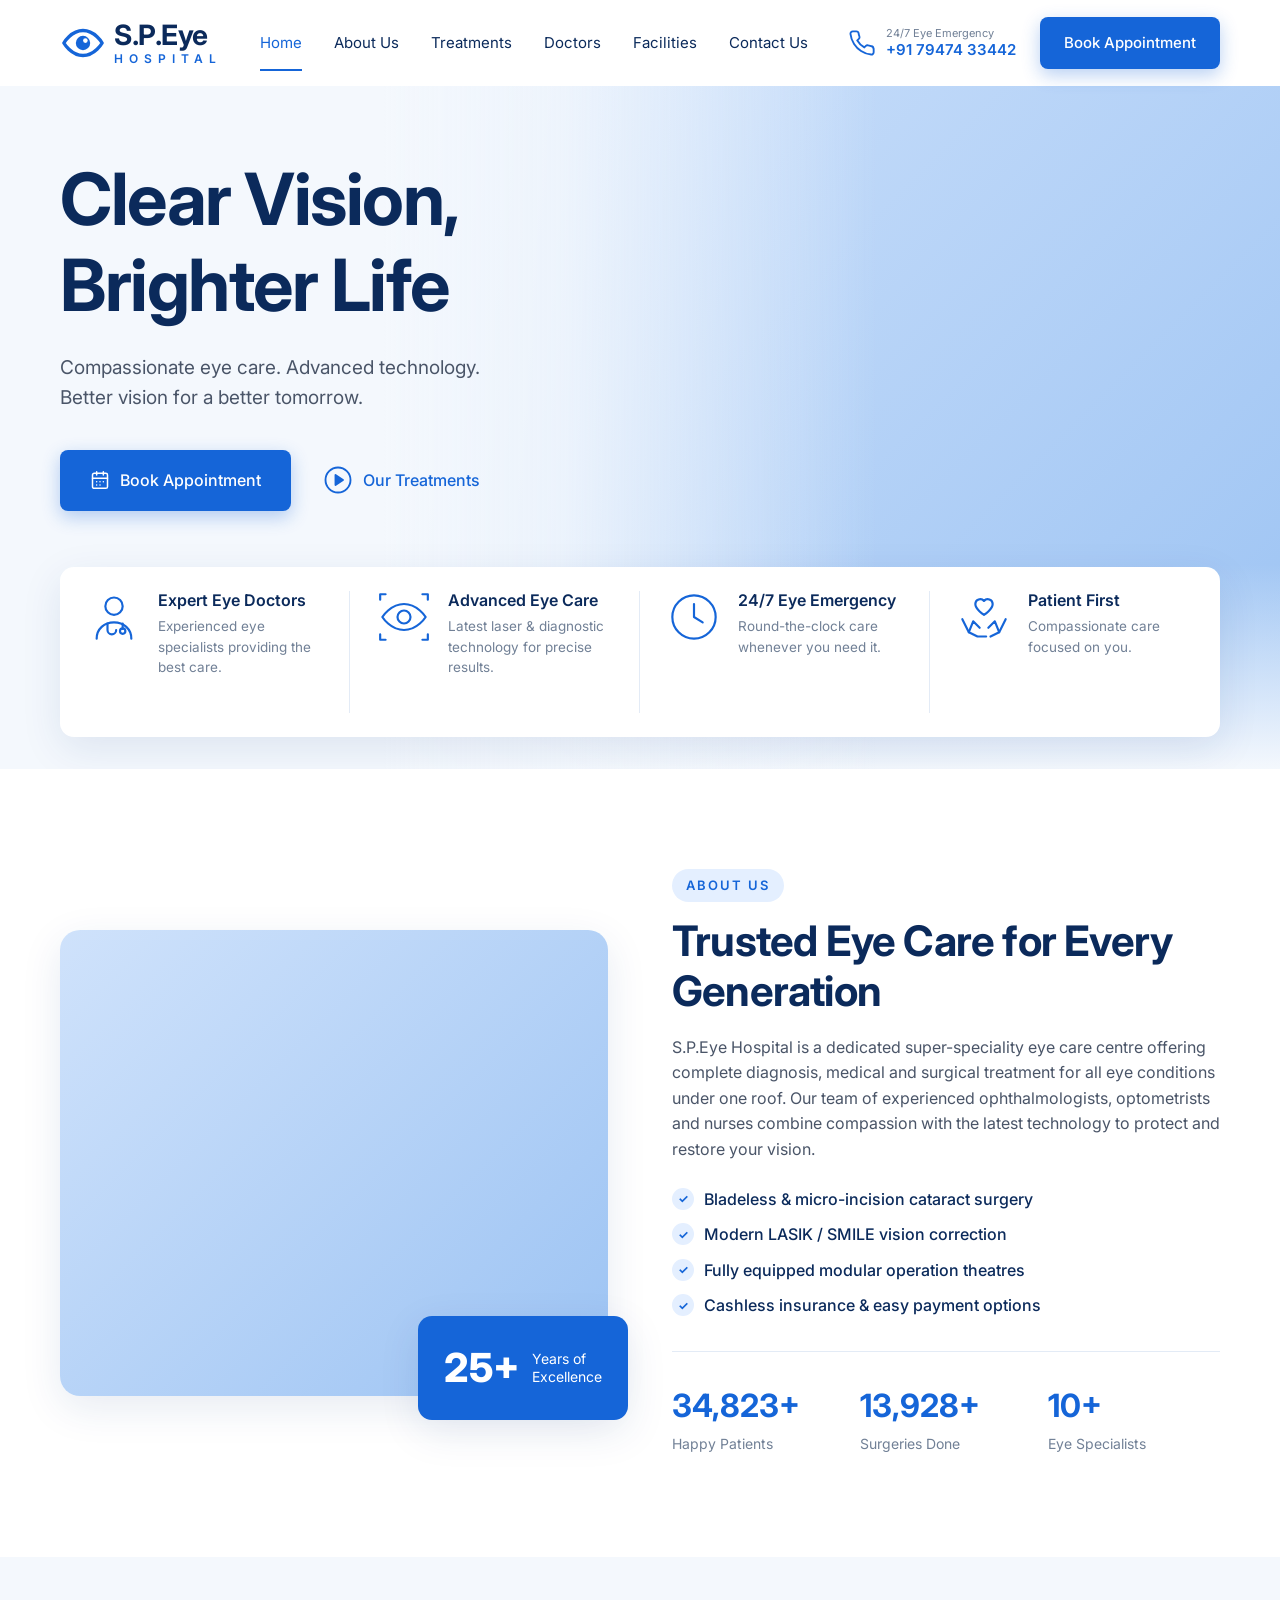
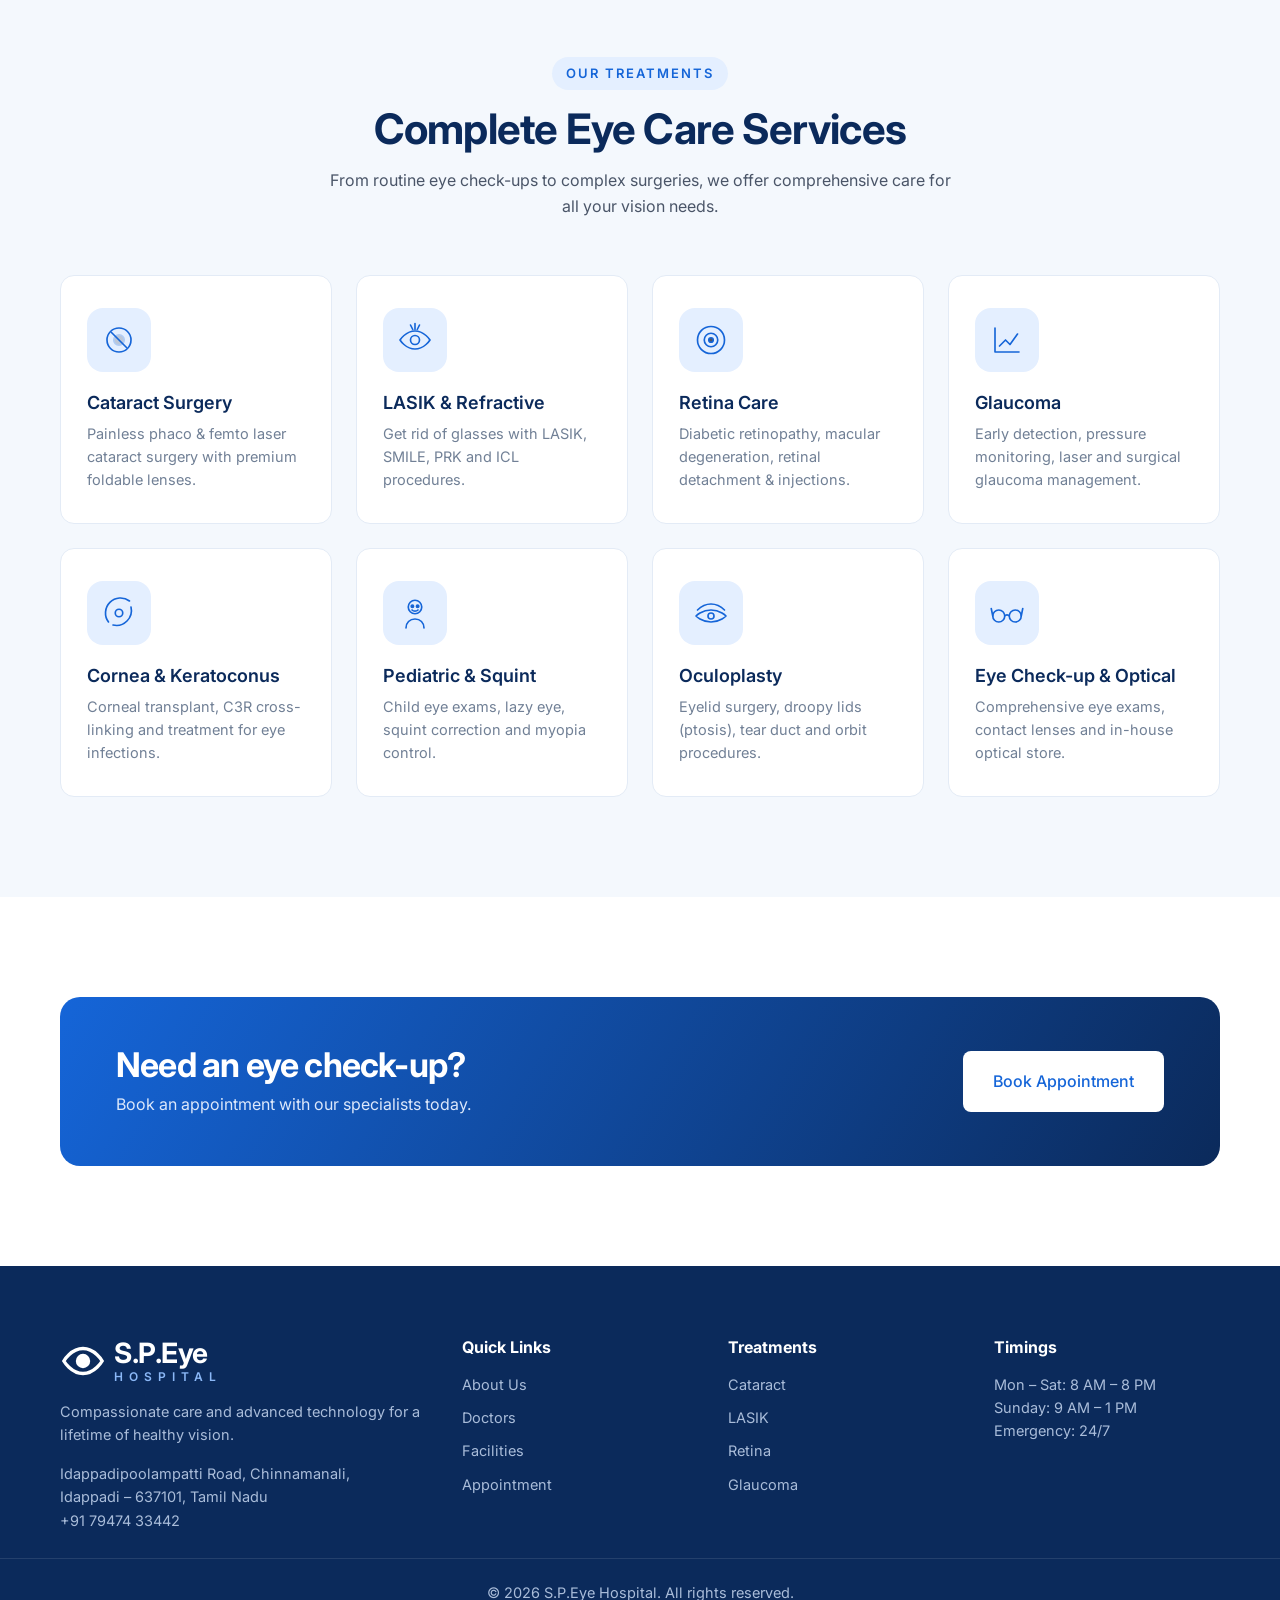
<file: index.html>
<!DOCTYPE html>
<html lang="en">
<head>
  <meta charset="UTF-8">
  <meta name="viewport" content="width=device-width, initial-scale=1.0">
  <title>S.P.Eye Hospital | Clear Vision, Brighter Life</title>
  <meta name="description" content="S.P.Eye Hospital – advanced cataract, LASIK, retina, glaucoma, cornea and pediatric eye care with expert ophthalmologists and 24/7 eye emergency.">
  <link rel="preconnect" href="https://fonts.googleapis.com">
  <link rel="preconnect" href="https://fonts.gstatic.com" crossorigin>
  <link href="https://fonts.googleapis.com/css2?family=Inter:wght@400;500;600;700;800&display=swap" rel="stylesheet">
  <link rel="icon" href="data:image/svg+xml,%3Csvg xmlns=%27http://www.w3.org/2000/svg%27 viewBox=%270 0 48 48%27%3E%3Cpath d=%27M4 24s7.5-13 20-13 20 13 20 13-7.5 13-20 13S4 24 4 24z%27 fill=%27none%27 stroke=%27%231565d8%27 stroke-width=%274%27/%3E%3Ccircle cx=%2724%27 cy=%2724%27 r=%278%27 fill=%27%231565d8%27/%3E%3C/svg%3E">
  <link rel="stylesheet" href="style.css?v=11">
</head>
<body>

<!-- ===== Header ===== -->
<header class="header" id="header">
  <div class="container nav-wrap">
    <a href="index.html" class="logo" aria-label="S.P.Eye Hospital home">
      <svg class="logo-icon" viewBox="0 0 48 48" aria-hidden="true">
        <path d="M4 24s7.5-13 20-13 20 13 20 13-7.5 13-20 13S4 24 4 24z" fill="none" stroke="currentColor" stroke-width="3.5" stroke-linejoin="round"/>
        <circle cx="24" cy="24" r="7.5" fill="currentColor"/>
        <circle cx="26.5" cy="21.5" r="2.4" fill="#fff"/>
      </svg>
      <span class="logo-text"><strong>S.P.Eye</strong><small>HOSPITAL</small></span>
    </a>

    <nav class="nav" id="nav" aria-label="Main">
      <a href="index.html" class="active" aria-current="page">Home</a>
      <a href="about.html">About Us</a>
      <a href="treatments.html">Treatments</a>
      <a href="doctors.html">Doctors</a>
      <a href="facilities.html">Facilities</a>
      <a href="contact.html">Contact Us</a>
    </nav>

    <a href="tel:+917947433442" class="emergency">
      <svg viewBox="0 0 24 24" aria-hidden="true"><path d="M22 16.9v3a2 2 0 0 1-2.2 2 19.8 19.8 0 0 1-8.6-3.1 19.5 19.5 0 0 1-6-6A19.8 19.8 0 0 1 2.1 4.2 2 2 0 0 1 4.1 2h3a2 2 0 0 1 2 1.7c.1.9.4 1.8.7 2.7a2 2 0 0 1-.5 2.1L8 9.8a16 16 0 0 0 6 6l1.3-1.3a2 2 0 0 1 2.1-.4c.9.3 1.8.6 2.7.7a2 2 0 0 1 1.7 2z"/></svg>
      <span><small>24/7 Eye Emergency</small><b>+91 79474 33442</b></span>
    </a>
    <a href="appointment.html" class="btn btn-primary nav-cta">Book Appointment</a>

    <button class="menu-toggle" id="menuToggle" aria-label="Open menu" aria-expanded="false" aria-controls="nav">
      <span></span><span></span><span></span>
    </button>
  </div>
</header>

<main>
<section class="hero" id="home">
  <div class="hero-bg" aria-hidden="true"></div>
  <div class="container hero-content">
    <h1>Clear Vision, <br>Brighter Life</h1>
    <p>Compassionate eye care. Advanced technology. <br>Better vision for a better tomorrow.</p>
    <div class="hero-actions">
      <a href="appointment.html" class="btn btn-primary btn-lg">
        <svg viewBox="0 0 24 24" aria-hidden="true"><rect x="3" y="4" width="18" height="18" rx="2"/><path d="M16 2v4M8 2v4M3 10h18M8 14h.01M12 14h.01M16 14h.01M8 18h.01M12 18h.01"/></svg>
        Book Appointment
      </a>
      <a href="treatments.html" class="btn-link">
        <svg viewBox="0 0 24 24" aria-hidden="true"><circle cx="12" cy="12" r="10"/><path d="m10 8 6 4-6 4V8z" fill="currentColor"/></svg>
        Our Treatments
      </a>
    </div>
  </div>

  <div class="container">
    <div class="feature-bar">
      <div class="feature">
        <svg viewBox="0 0 48 48" aria-hidden="true"><circle cx="24" cy="14" r="8"/><path d="M8 44c0-9 7-15 16-15s16 6 16 15"/><path d="M18 30v6a4 4 0 0 0 8 0M32 30v5"/><circle cx="32" cy="37" r="2.5"/></svg>
        <div><h3>Expert Eye Doctors</h3><p>Experienced eye specialists providing the best care.</p></div>
      </div>
      <div class="feature">
        <svg viewBox="0 0 48 48" aria-hidden="true"><path d="M4 24s7.5-12 20-12 20 12 20 12-7.5 12-20 12S4 24 4 24z"/><circle cx="24" cy="24" r="6"/><path d="M2 8V3h5M46 8V3h-5M2 40v5h5M46 40v5h-5"/></svg>
        <div><h3>Advanced Eye Care</h3><p>Latest laser &amp; diagnostic technology for precise results.</p></div>
      </div>
      <div class="feature">
        <svg viewBox="0 0 48 48" aria-hidden="true"><circle cx="24" cy="24" r="20"/><path d="M24 12v12l8 5"/></svg>
        <div><h3>24/7 Eye Emergency</h3><p>Round-the-clock care whenever you need it.</p></div>
      </div>
      <div class="feature">
        <svg viewBox="0 0 48 48" aria-hidden="true"><path d="M24 22s-8-5-8-10a4.5 4.5 0 0 1 8-2.8A4.5 4.5 0 0 1 32 12c0 5-8 10-8 10z"/><path d="M4 26l6 12 8 4h8M44 26l-6 12-8 4"/><path d="M10 38l4-10 6 6M38 38l-4-10-6 6"/></svg>
        <div><h3>Patient First</h3><p>Compassionate care focused on you.</p></div>
      </div>
    </div>
  </div>
</section>

<section class="section" id="about">
  <div class="container about">
    <div class="about-media">
      <div class="about-img" role="img" aria-label="Eye specialist examining a patient"></div>
      <div class="about-badge"><b>25+</b><span>Years of<br>Excellence</span></div>
    </div>
    <div>
      <span class="eyebrow">About Us</span>
      <h2>Trusted Eye Care for Every Generation</h2>
      <p>S.P.Eye Hospital is a dedicated super-speciality eye care centre offering complete diagnosis, medical and surgical treatment for all eye conditions under one roof. Our team of experienced ophthalmologists, optometrists and nurses combine compassion with the latest technology to protect and restore your vision.</p>
      <ul class="checklist">
        <li>Bladeless &amp; micro-incision cataract surgery</li>
        <li>Modern LASIK / SMILE vision correction</li>
        <li>Fully equipped modular operation theatres</li>
        <li>Cashless insurance &amp; easy payment options</li>
      </ul>
      <div class="stats">
        <div><b data-count="50000">0</b><span>Happy Patients</span></div>
        <div><b data-count="20000">0</b><span>Surgeries Done</span></div>
        <div><b data-count="15">0</b><span>Eye Specialists</span></div>
      </div>
    </div>
  </div>
</section>

<section class="section section-alt" id="treatments">
  <div class="container">
    <div class="section-head">
      <span class="eyebrow">Our Treatments</span>
      <h2>Complete Eye Care Services</h2>
      <p>From routine eye check-ups to complex surgeries, we offer comprehensive care for all your vision needs.</p>
    </div>
    <div class="grid cards">
      <article class="card">
        <div class="card-icon"><svg viewBox="0 0 48 48"><circle cx="24" cy="24" r="16"/><circle cx="24" cy="24" r="7" fill="currentColor" opacity=".25"/><path d="M14 14l20 20"/></svg></div>
        <h3>Cataract Surgery</h3><p>Painless phaco &amp; femto laser cataract surgery with premium foldable lenses.</p>
      </article>
      <article class="card">
        <div class="card-icon"><svg viewBox="0 0 48 48"><path d="M4 24s7.5-12 20-12 20 12 20 12-7.5 12-20 12S4 24 4 24z"/><circle cx="24" cy="24" r="6"/><path d="M24 2v8M18 4l3 6M30 4l-3 6"/></svg></div>
        <h3>LASIK &amp; Refractive</h3><p>Get rid of glasses with LASIK, SMILE, PRK and ICL procedures.</p>
      </article>
      <article class="card">
        <div class="card-icon"><svg viewBox="0 0 48 48"><circle cx="24" cy="24" r="18"/><circle cx="24" cy="24" r="9"/><circle cx="24" cy="24" r="3" fill="currentColor"/></svg></div>
        <h3>Retina Care</h3><p>Diabetic retinopathy, macular degeneration, retinal detachment &amp; injections.</p>
      </article>
      <article class="card">
        <div class="card-icon"><svg viewBox="0 0 48 48"><path d="M8 40V8M8 40h32"/><path d="M14 32l8-8 6 6 10-14"/></svg></div>
        <h3>Glaucoma</h3><p>Early detection, pressure monitoring, laser and surgical glaucoma management.</p>
      </article>
      <article class="card">
        <div class="card-icon"><svg viewBox="0 0 48 48"><path d="M10 36a20 20 0 0 1 28-28"/><path d="M16 40a20 20 0 0 0 24-24"/><circle cx="24" cy="24" r="5"/></svg></div>
        <h3>Cornea &amp; Keratoconus</h3><p>Corneal transplant, C3R cross-linking and treatment for eye infections.</p>
      </article>
      <article class="card">
        <div class="card-icon"><svg viewBox="0 0 48 48"><circle cx="24" cy="16" r="9"/><circle cx="20.5" cy="15" r="1.6" fill="currentColor"/><circle cx="27.5" cy="15" r="1.6" fill="currentColor"/><path d="M20 20c2 2 6 2 8 0M12 44c0-7 5-12 12-12s12 5 12 12"/></svg></div>
        <h3>Pediatric &amp; Squint</h3><p>Child eye exams, lazy eye, squint correction and myopia control.</p>
      </article>
      <article class="card">
        <div class="card-icon"><svg viewBox="0 0 48 48"><path d="M6 20c6-6 12-8 18-8s12 2 18 8"/><path d="M4 28s7.5-8 20-8 20 8 20 8-7.5 8-20 8S4 28 4 28z"/><circle cx="24" cy="28" r="4"/></svg></div>
        <h3>Oculoplasty</h3><p>Eyelid surgery, droopy lids (ptosis), tear duct and orbit procedures.</p>
      </article>
      <article class="card">
        <div class="card-icon"><svg viewBox="0 0 48 48"><circle cx="13" cy="28" r="8"/><circle cx="35" cy="28" r="8"/><path d="M21 28c1-2 5-2 6 0M5 28 3 18M43 28l2-10"/></svg></div>
        <h3>Eye Check-up &amp; Optical</h3><p>Comprehensive eye exams, contact lenses and in-house optical store.</p>
      </article>
    </div>
  </div>
</section>

<section class="cta">
  <div class="container cta-box">
    <div><h2>Need an eye check-up?</h2><p>Book an appointment with our specialists today.</p></div>
    <a href="appointment.html" class="btn btn-light btn-lg">Book Appointment</a>
  </div>
</section>
</main>

<footer class="footer">
  <div class="container footer-grid">
    <div>
      <a href="index.html" class="logo logo-light">
        <svg class="logo-icon" viewBox="0 0 48 48" aria-hidden="true"><path d="M4 24s7.5-13 20-13 20 13 20 13-7.5 13-20 13S4 24 4 24z" fill="none" stroke="currentColor" stroke-width="3.5"/><circle cx="24" cy="24" r="7.5" fill="currentColor"/></svg>
        <span class="logo-text"><strong>S.P.Eye</strong><small>HOSPITAL</small></span>
      </a>
      <p>Compassionate care and advanced technology for a lifetime of healthy vision.</p>
      <p>Idappadipoolampatti Road, Chinnamanali,<br>Idappadi – 637101, Tamil Nadu<br><a href="tel:+917947433442">+91 79474 33442</a></p>
    </div>
    <div><h4>Quick Links</h4><a href="about.html">About Us</a><a href="doctors.html">Doctors</a><a href="facilities.html">Facilities</a><a href="appointment.html">Appointment</a></div>
    <div><h4>Treatments</h4><a href="treatments.html">Cataract</a><a href="treatments.html">LASIK</a><a href="treatments.html">Retina</a><a href="treatments.html">Glaucoma</a></div>
    <div><h4>Timings</h4><p>Mon – Sat: 8 AM – 8 PM<br>Sunday: 9 AM – 1 PM<br>Emergency: 24/7</p></div>
  </div>
  <p class="copy">© <span id="year"></span> S.P.Eye Hospital. All rights reserved.</p>
</footer>

<script src="script.js?v=11"></script>
</body>
</html>
</file>
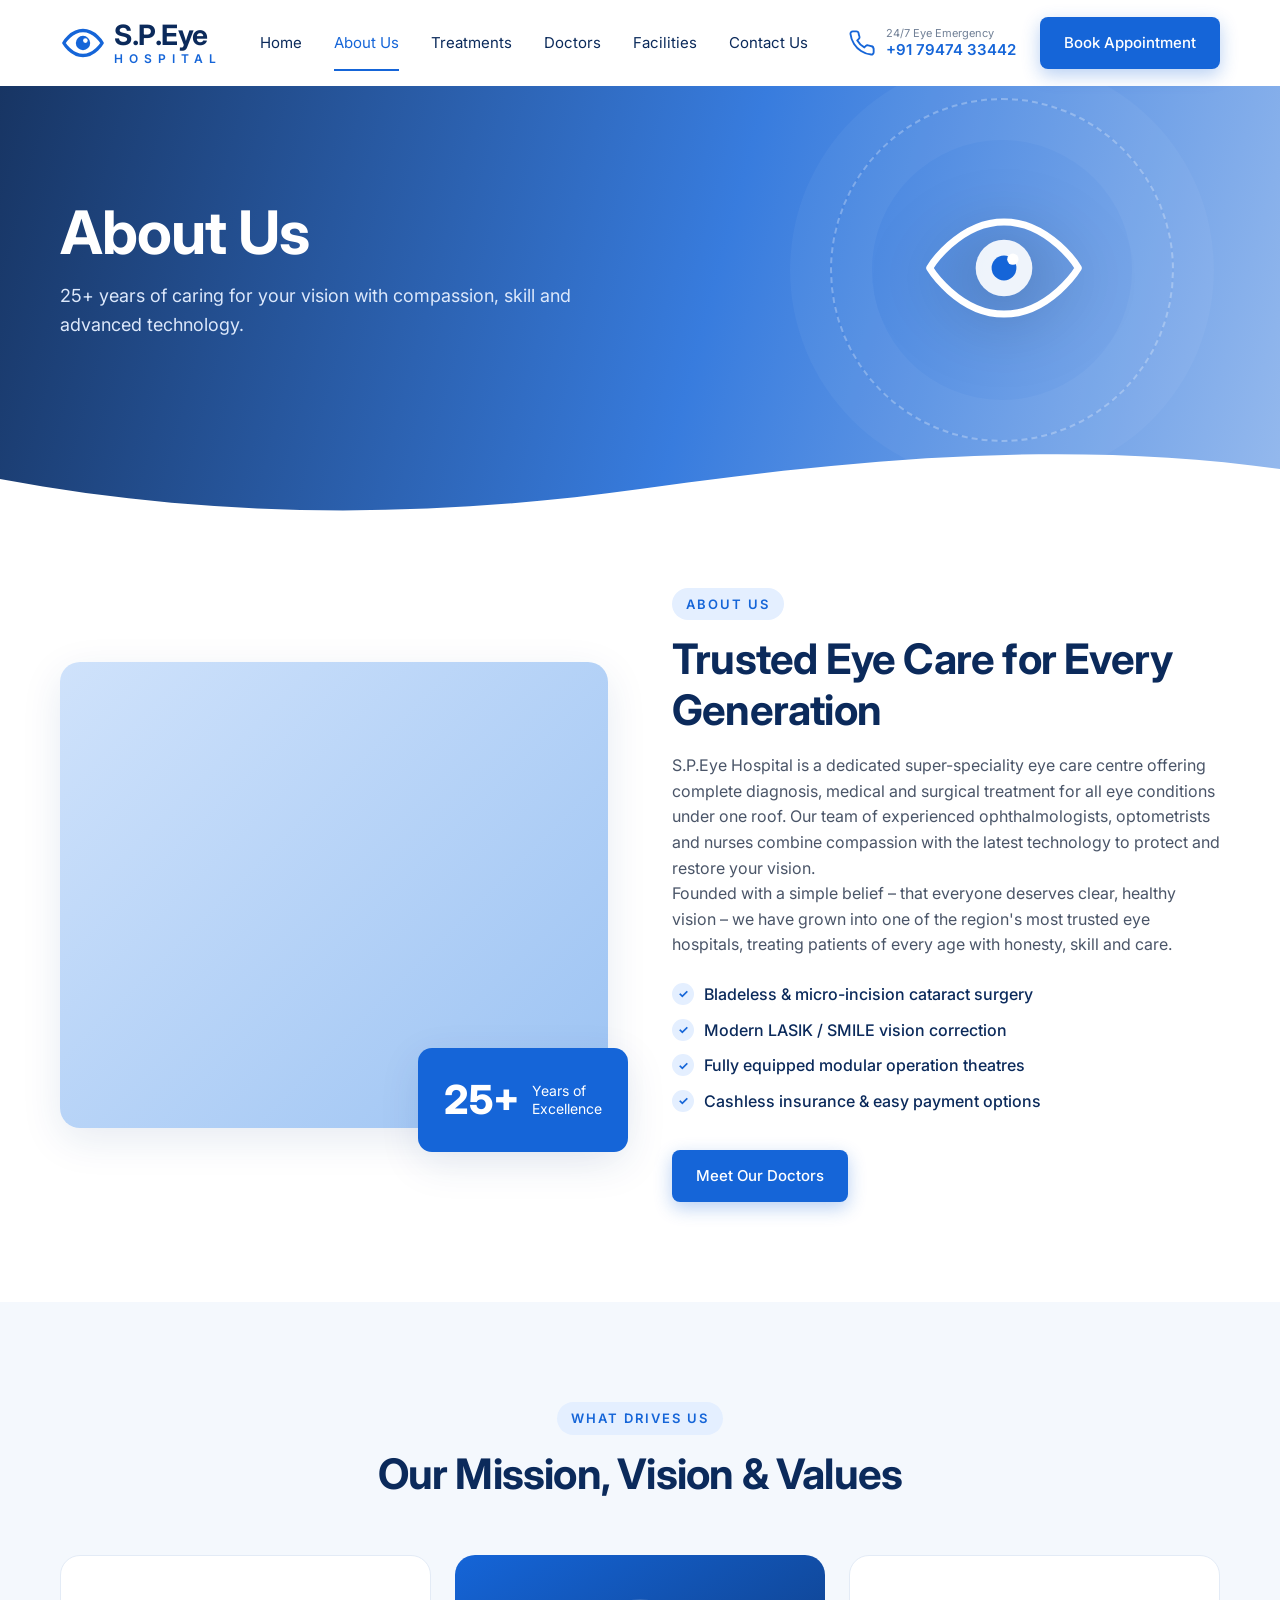
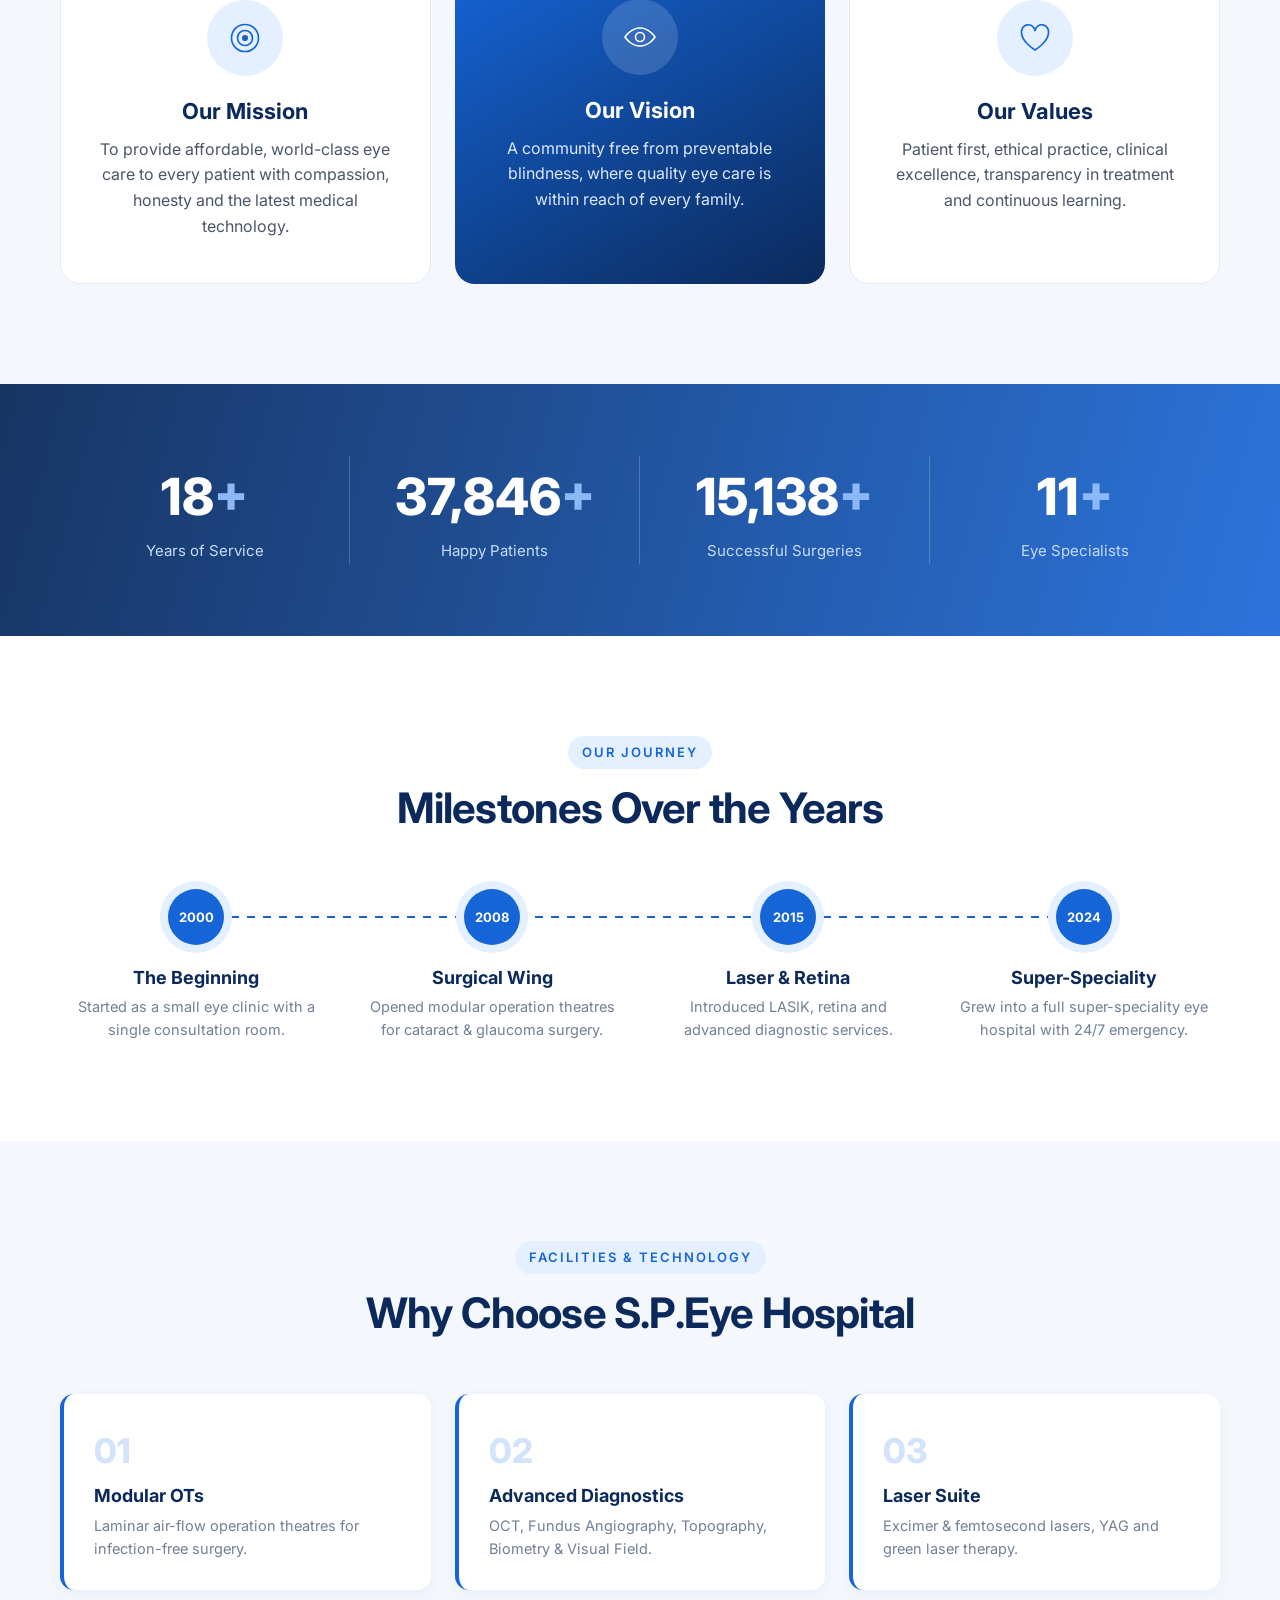
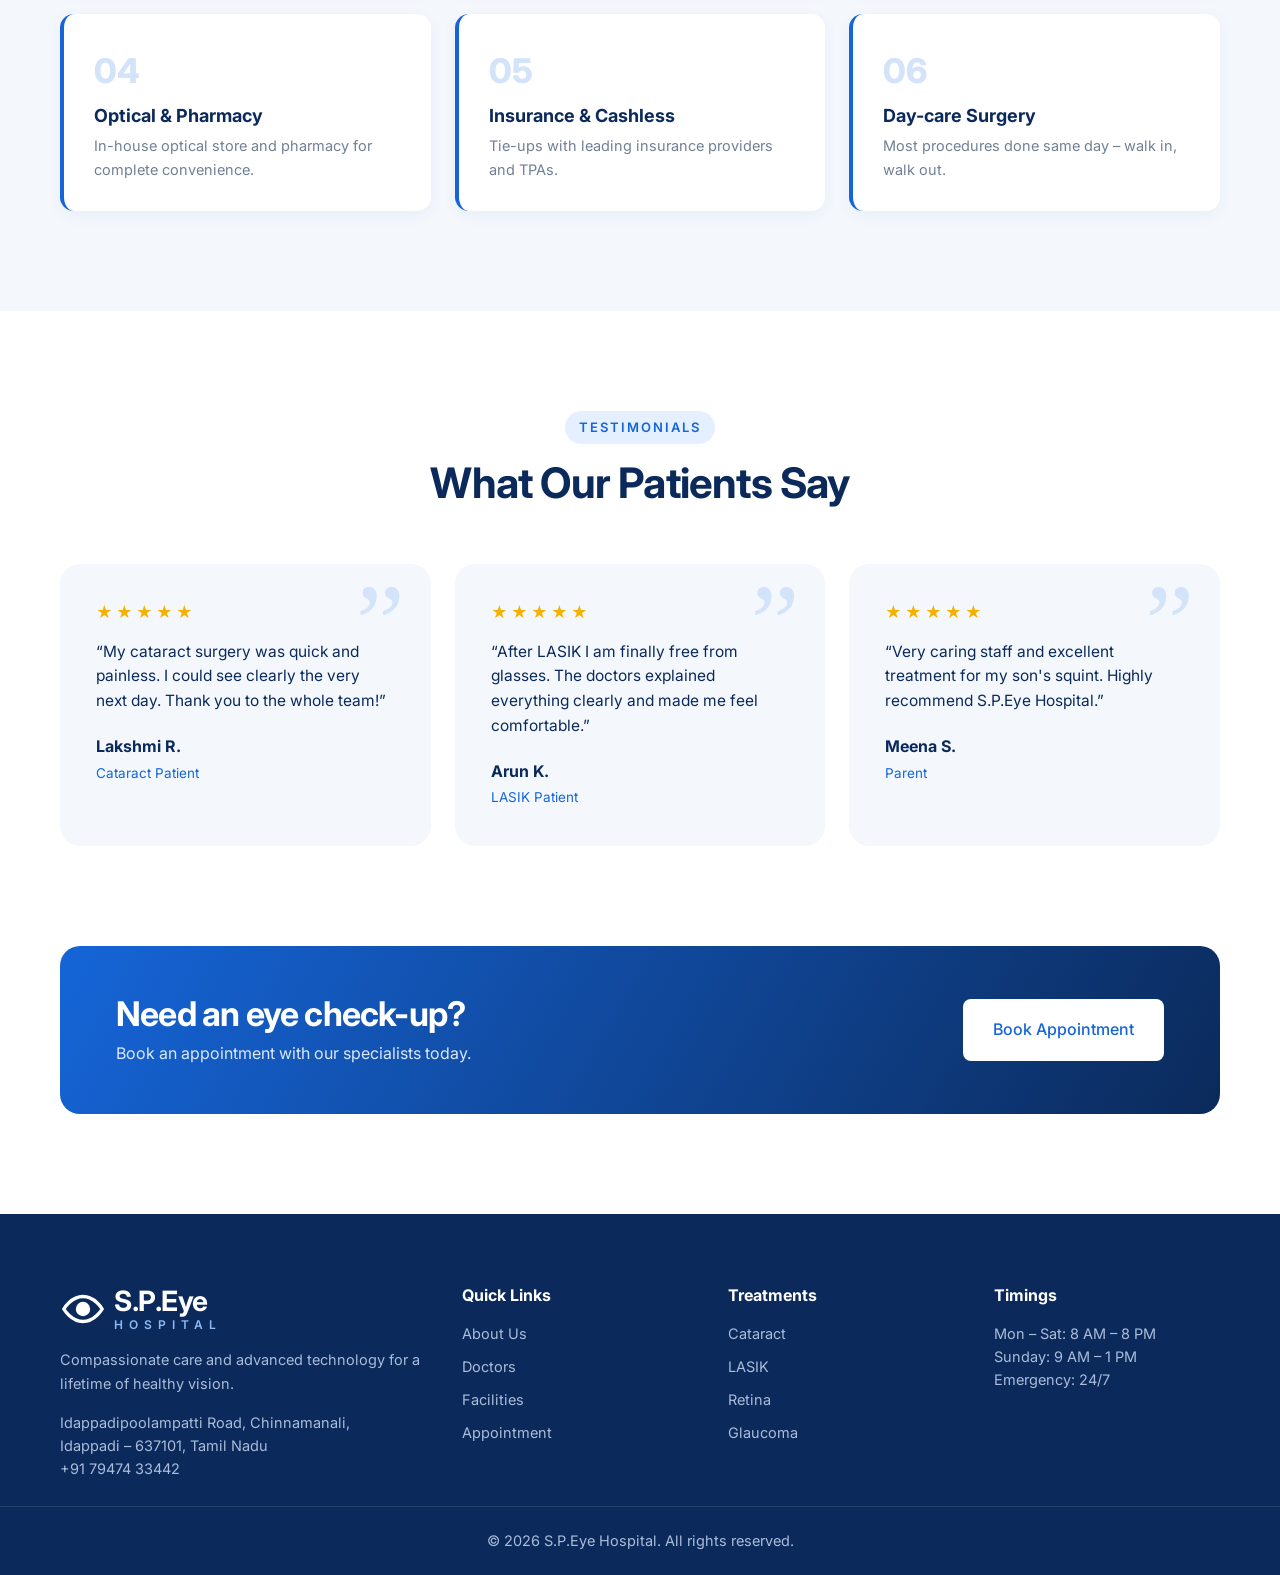
<file: about.html>
<!DOCTYPE html>
<html lang="en">
<head>
  <meta charset="UTF-8">
  <meta name="viewport" content="width=device-width, initial-scale=1.0">
  <title>About Us | S.P.Eye Hospital</title>
  <meta name="description" content="About S.P.Eye Hospital, Idappadi – 25+ years of trusted eye care, our mission, values and journey.">
  <link rel="preconnect" href="https://fonts.googleapis.com">
  <link rel="preconnect" href="https://fonts.gstatic.com" crossorigin>
  <link href="https://fonts.googleapis.com/css2?family=Inter:wght@400;500;600;700;800&display=swap" rel="stylesheet">
  <link rel="icon" href="data:image/svg+xml,%3Csvg xmlns=%27http://www.w3.org/2000/svg%27 viewBox=%270 0 48 48%27%3E%3Cpath d=%27M4 24s7.5-13 20-13 20 13 20 13-7.5 13-20 13S4 24 4 24z%27 fill=%27none%27 stroke=%27%231565d8%27 stroke-width=%274%27/%3E%3Ccircle cx=%2724%27 cy=%2724%27 r=%278%27 fill=%27%231565d8%27/%3E%3C/svg%3E">
  <link rel="stylesheet" href="style.css?v=11">
</head>
<body>

<!-- ===== Header ===== -->
<header class="header" id="header">
  <div class="container nav-wrap">
    <a href="index.html" class="logo" aria-label="S.P.Eye Hospital home">
      <svg class="logo-icon" viewBox="0 0 48 48" aria-hidden="true">
        <path d="M4 24s7.5-13 20-13 20 13 20 13-7.5 13-20 13S4 24 4 24z" fill="none" stroke="currentColor" stroke-width="3.5" stroke-linejoin="round"/>
        <circle cx="24" cy="24" r="7.5" fill="currentColor"/>
        <circle cx="26.5" cy="21.5" r="2.4" fill="#fff"/>
      </svg>
      <span class="logo-text"><strong>S.P.Eye</strong><small>HOSPITAL</small></span>
    </a>

    <nav class="nav" id="nav" aria-label="Main">
      <a href="index.html">Home</a>
      <a href="about.html" class="active" aria-current="page">About Us</a>
      <a href="treatments.html">Treatments</a>
      <a href="doctors.html">Doctors</a>
      <a href="facilities.html">Facilities</a>
      <a href="contact.html">Contact Us</a>
    </nav>

    <a href="tel:+917947433442" class="emergency">
      <svg viewBox="0 0 24 24" aria-hidden="true"><path d="M22 16.9v3a2 2 0 0 1-2.2 2 19.8 19.8 0 0 1-8.6-3.1 19.5 19.5 0 0 1-6-6A19.8 19.8 0 0 1 2.1 4.2 2 2 0 0 1 4.1 2h3a2 2 0 0 1 2 1.7c.1.9.4 1.8.7 2.7a2 2 0 0 1-.5 2.1L8 9.8a16 16 0 0 0 6 6l1.3-1.3a2 2 0 0 1 2.1-.4c.9.3 1.8.6 2.7.7a2 2 0 0 1 1.7 2z"/></svg>
      <span><small>24/7 Eye Emergency</small><b>+91 79474 33442</b></span>
    </a>
    <a href="appointment.html" class="btn btn-primary nav-cta">Book Appointment</a>

    <button class="menu-toggle" id="menuToggle" aria-label="Open menu" aria-expanded="false" aria-controls="nav">
      <span></span><span></span><span></span>
    </button>
  </div>
</header>

<main>
<section class="page-banner">
  <div class="container">
    <h1>About Us</h1>
    <p>25+ years of caring for your vision with compassion, skill and advanced technology.</p>
  </div>
</section>

<section class="section" id="about">
  <div class="container about">
    <div class="about-media">
      <div class="about-img" role="img" aria-label="Eye specialist examining a patient"></div>
      <div class="about-badge"><b>25+</b><span>Years of<br>Excellence</span></div>
    </div>
    <div>
      <span class="eyebrow">About Us</span>
      <h2>Trusted Eye Care for Every Generation</h2>
      <p>S.P.Eye Hospital is a dedicated super-speciality eye care centre offering complete diagnosis, medical and surgical treatment for all eye conditions under one roof. Our team of experienced ophthalmologists, optometrists and nurses combine compassion with the latest technology to protect and restore your vision.</p>
      <p>Founded with a simple belief – that everyone deserves clear, healthy vision – we have grown into one of the region's most trusted eye hospitals, treating patients of every age with honesty, skill and care.</p>
      <ul class="checklist">
        <li>Bladeless &amp; micro-incision cataract surgery</li>
        <li>Modern LASIK / SMILE vision correction</li>
        <li>Fully equipped modular operation theatres</li>
        <li>Cashless insurance &amp; easy payment options</li>
      </ul>
      <a href="doctors.html" class="btn btn-primary">Meet Our Doctors</a>
    </div>
  </div>
</section>

<section class="section section-alt">
  <div class="container">
    <div class="section-head">
      <span class="eyebrow">What Drives Us</span>
      <h2>Our Mission, Vision &amp; Values</h2>
    </div>
    <div class="grid mvv">
      <article class="mvv-card">
        <div class="card-icon"><svg viewBox="0 0 48 48"><circle cx="24" cy="24" r="18"/><circle cx="24" cy="24" r="10"/><circle cx="24" cy="24" r="3" fill="currentColor"/></svg></div>
        <h3>Our Mission</h3>
        <p>To provide affordable, world-class eye care to every patient with compassion, honesty and the latest medical technology.</p>
      </article>
      <article class="mvv-card featured">
        <div class="card-icon"><svg viewBox="0 0 48 48"><path d="M4 24s7.5-12 20-12 20 12 20 12-7.5 12-20 12S4 24 4 24z"/><circle cx="24" cy="24" r="6"/></svg></div>
        <h3>Our Vision</h3>
        <p>A community free from preventable blindness, where quality eye care is within reach of every family.</p>
      </article>
      <article class="mvv-card">
        <div class="card-icon"><svg viewBox="0 0 48 48"><path d="M24 40S6 29 6 17a9 9 0 0 1 18-3 9 9 0 0 1 18 3c0 12-18 23-18 23z"/></svg></div>
        <h3>Our Values</h3>
        <p>Patient first, ethical practice, clinical excellence, transparency in treatment and continuous learning.</p>
      </article>
    </div>
  </div>
</section>

<section class="stat-band">
  <div class="container stat-grid">
    <div><b data-count="25">0</b><span>Years of Service</span></div>
    <div><b data-count="50000">0</b><span>Happy Patients</span></div>
    <div><b data-count="20000">0</b><span>Successful Surgeries</span></div>
    <div><b data-count="15">0</b><span>Eye Specialists</span></div>
  </div>
</section>

<section class="section">
  <div class="container">
    <div class="section-head">
      <span class="eyebrow">Our Journey</span>
      <h2>Milestones Over the Years</h2>
    </div>
    <div class="timeline">
      <div class="tl-item"><b>2000</b><h3>The Beginning</h3><p>Started as a small eye clinic with a single consultation room.</p></div>
      <div class="tl-item"><b>2008</b><h3>Surgical Wing</h3><p>Opened modular operation theatres for cataract &amp; glaucoma surgery.</p></div>
      <div class="tl-item"><b>2015</b><h3>Laser &amp; Retina</h3><p>Introduced LASIK, retina and advanced diagnostic services.</p></div>
      <div class="tl-item"><b>2024</b><h3>Super-Speciality</h3><p>Grew into a full super-speciality eye hospital with 24/7 emergency.</p></div>
    </div>
  </div>
</section>

<section class="section section-alt" id="facilities">
  <div class="container">
    <div class="section-head">
      <span class="eyebrow">Facilities &amp; Technology</span>
      <h2>Why Choose S.P.Eye Hospital</h2>
    </div>
    <div class="grid facilities">
      <div class="facility"><b>01</b><h3>Modular OTs</h3><p>Laminar air-flow operation theatres for infection-free surgery.</p></div>
      <div class="facility"><b>02</b><h3>Advanced Diagnostics</h3><p>OCT, Fundus Angiography, Topography, Biometry &amp; Visual Field.</p></div>
      <div class="facility"><b>03</b><h3>Laser Suite</h3><p>Excimer &amp; femtosecond lasers, YAG and green laser therapy.</p></div>
      <div class="facility"><b>04</b><h3>Optical &amp; Pharmacy</h3><p>In-house optical store and pharmacy for complete convenience.</p></div>
      <div class="facility"><b>05</b><h3>Insurance &amp; Cashless</h3><p>Tie-ups with leading insurance providers and TPAs.</p></div>
      <div class="facility"><b>06</b><h3>Day-care Surgery</h3><p>Most procedures done same day – walk in, walk out.</p></div>
    </div>
  </div>
</section>

<section class="section">
  <div class="container">
    <div class="section-head">
      <span class="eyebrow">Testimonials</span>
      <h2>What Our Patients Say</h2>
    </div>
    <!-- Replace with real patient reviews before going live -->
    <div class="grid testimonials">
      <blockquote class="testi"><p>“My cataract surgery was quick and painless. I could see clearly the very next day. Thank you to the whole team!”</p><footer><b>Lakshmi R.</b><span>Cataract Patient</span></footer></blockquote>
      <blockquote class="testi"><p>“After LASIK I am finally free from glasses. The doctors explained everything clearly and made me feel comfortable.”</p><footer><b>Arun K.</b><span>LASIK Patient</span></footer></blockquote>
      <blockquote class="testi"><p>“Very caring staff and excellent treatment for my son's squint. Highly recommend S.P.Eye Hospital.”</p><footer><b>Meena S.</b><span>Parent</span></footer></blockquote>
    </div>
  </div>
</section>

<section class="cta">
  <div class="container cta-box">
    <div><h2>Need an eye check-up?</h2><p>Book an appointment with our specialists today.</p></div>
    <a href="appointment.html" class="btn btn-light btn-lg">Book Appointment</a>
  </div>
</section>
</main>

<footer class="footer">
  <div class="container footer-grid">
    <div>
      <a href="index.html" class="logo logo-light">
        <svg class="logo-icon" viewBox="0 0 48 48" aria-hidden="true"><path d="M4 24s7.5-13 20-13 20 13 20 13-7.5 13-20 13S4 24 4 24z" fill="none" stroke="currentColor" stroke-width="3.5"/><circle cx="24" cy="24" r="7.5" fill="currentColor"/></svg>
        <span class="logo-text"><strong>S.P.Eye</strong><small>HOSPITAL</small></span>
      </a>
      <p>Compassionate care and advanced technology for a lifetime of healthy vision.</p>
      <p>Idappadipoolampatti Road, Chinnamanali,<br>Idappadi – 637101, Tamil Nadu<br><a href="tel:+917947433442">+91 79474 33442</a></p>
    </div>
    <div><h4>Quick Links</h4><a href="about.html">About Us</a><a href="doctors.html">Doctors</a><a href="facilities.html">Facilities</a><a href="appointment.html">Appointment</a></div>
    <div><h4>Treatments</h4><a href="treatments.html">Cataract</a><a href="treatments.html">LASIK</a><a href="treatments.html">Retina</a><a href="treatments.html">Glaucoma</a></div>
    <div><h4>Timings</h4><p>Mon – Sat: 8 AM – 8 PM<br>Sunday: 9 AM – 1 PM<br>Emergency: 24/7</p></div>
  </div>
  <p class="copy">© <span id="year"></span> S.P.Eye Hospital. All rights reserved.</p>
</footer>

<script src="script.js?v=11"></script>
</body>
</html>
</file>
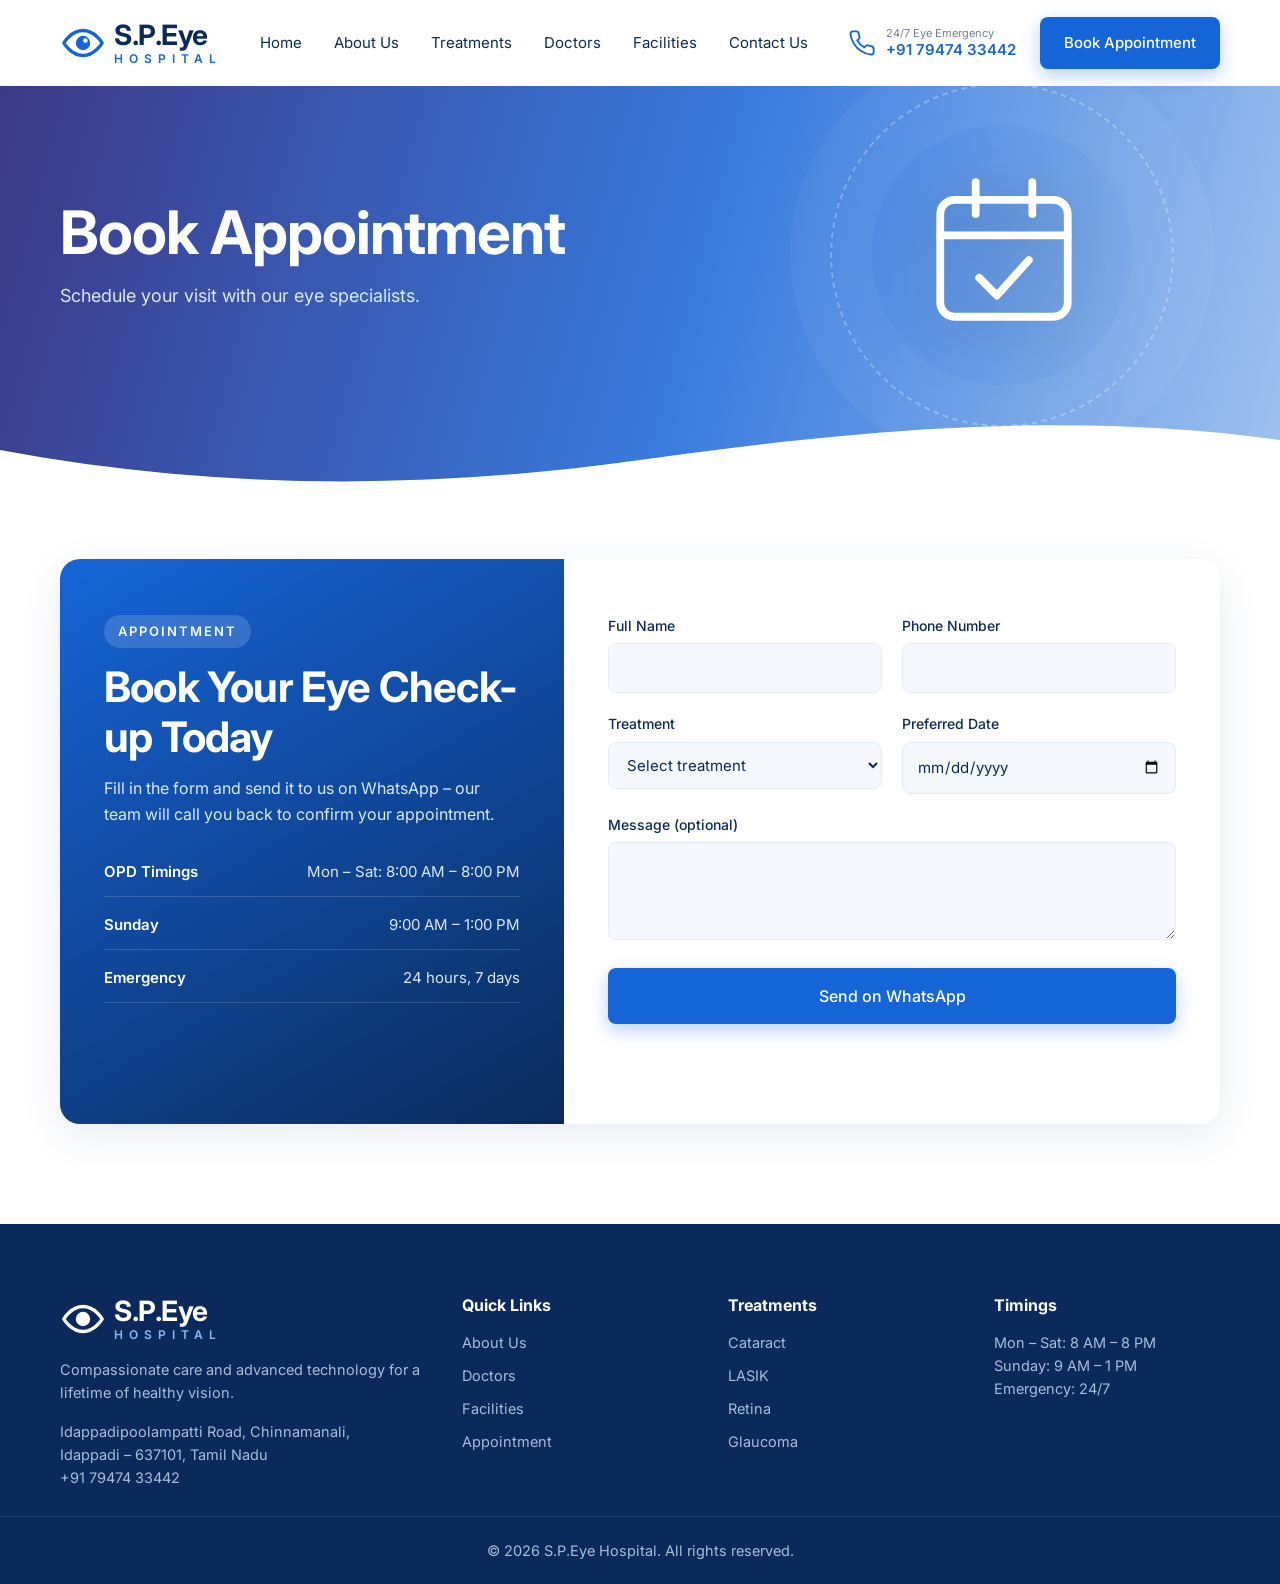
<file: appointment.html>
<!DOCTYPE html>
<html lang="en">
<head>
  <meta charset="UTF-8">
  <meta name="viewport" content="width=device-width, initial-scale=1.0">
  <title>Book Appointment | S.P.Eye Hospital</title>
  <meta name="description" content="Book an eye check-up or consultation at S.P.Eye Hospital, Idappadi.">
  <link rel="preconnect" href="https://fonts.googleapis.com">
  <link rel="preconnect" href="https://fonts.gstatic.com" crossorigin>
  <link href="https://fonts.googleapis.com/css2?family=Inter:wght@400;500;600;700;800&display=swap" rel="stylesheet">
  <link rel="icon" href="data:image/svg+xml,%3Csvg xmlns=%27http://www.w3.org/2000/svg%27 viewBox=%270 0 48 48%27%3E%3Cpath d=%27M4 24s7.5-13 20-13 20 13 20 13-7.5 13-20 13S4 24 4 24z%27 fill=%27none%27 stroke=%27%231565d8%27 stroke-width=%274%27/%3E%3Ccircle cx=%2724%27 cy=%2724%27 r=%278%27 fill=%27%231565d8%27/%3E%3C/svg%3E">
  <link rel="stylesheet" href="style.css?v=11">
</head>
<body>

<!-- ===== Header ===== -->
<header class="header" id="header">
  <div class="container nav-wrap">
    <a href="index.html" class="logo" aria-label="S.P.Eye Hospital home">
      <svg class="logo-icon" viewBox="0 0 48 48" aria-hidden="true">
        <path d="M4 24s7.5-13 20-13 20 13 20 13-7.5 13-20 13S4 24 4 24z" fill="none" stroke="currentColor" stroke-width="3.5" stroke-linejoin="round"/>
        <circle cx="24" cy="24" r="7.5" fill="currentColor"/>
        <circle cx="26.5" cy="21.5" r="2.4" fill="#fff"/>
      </svg>
      <span class="logo-text"><strong>S.P.Eye</strong><small>HOSPITAL</small></span>
    </a>

    <nav class="nav" id="nav" aria-label="Main">
      <a href="index.html">Home</a>
      <a href="about.html">About Us</a>
      <a href="treatments.html">Treatments</a>
      <a href="doctors.html">Doctors</a>
      <a href="facilities.html">Facilities</a>
      <a href="contact.html">Contact Us</a>
    </nav>

    <a href="tel:+917947433442" class="emergency">
      <svg viewBox="0 0 24 24" aria-hidden="true"><path d="M22 16.9v3a2 2 0 0 1-2.2 2 19.8 19.8 0 0 1-8.6-3.1 19.5 19.5 0 0 1-6-6A19.8 19.8 0 0 1 2.1 4.2 2 2 0 0 1 4.1 2h3a2 2 0 0 1 2 1.7c.1.9.4 1.8.7 2.7a2 2 0 0 1-.5 2.1L8 9.8a16 16 0 0 0 6 6l1.3-1.3a2 2 0 0 1 2.1-.4c.9.3 1.8.6 2.7.7a2 2 0 0 1 1.7 2z"/></svg>
      <span><small>24/7 Eye Emergency</small><b>+91 79474 33442</b></span>
    </a>
    <a href="appointment.html" class="btn btn-primary nav-cta">Book Appointment</a>

    <button class="menu-toggle" id="menuToggle" aria-label="Open menu" aria-expanded="false" aria-controls="nav">
      <span></span><span></span><span></span>
    </button>
  </div>
</header>

<main>
<section class="page-banner banner-appointment">
  <div class="container">
    <h1>Book Appointment</h1>
    <p>Schedule your visit with our eye specialists.</p>
  </div>
</section>

<section class="section" id="appointment">
  <div class="container appt">
    <div class="appt-info">
      <span class="eyebrow light">Appointment</span>
      <h2>Book Your Eye Check-up Today</h2>
      <p>Fill in the form and send it to us on WhatsApp – our team will call you back to confirm your appointment.</p>
      <ul>
        <li><b>OPD Timings</b><span>Mon – Sat: 8:00 AM – 8:00 PM</span></li>
        <li><b>Sunday</b><span>9:00 AM – 1:00 PM</span></li>
        <li><b>Emergency</b><span>24 hours, 7 days</span></li>
      </ul>
    </div>
    <form class="appt-form" id="apptForm" novalidate>
      <div class="field"><label for="name">Full Name</label><input id="name" name="name" required autocomplete="name"></div>
      <div class="field"><label for="phone">Phone Number</label><input id="phone" name="phone" type="tel" required pattern="[0-9+\-\s()]{7,}" autocomplete="tel"></div>
      <div class="field"><label for="dept">Treatment</label>
        <select id="dept" name="dept" required>
          <option value="">Select treatment</option>
          <option>General Eye Check-up</option><option>Cataract</option><option>LASIK / Refractive</option>
          <option>Retina</option><option>Glaucoma</option><option>Cornea</option>
          <option>Pediatric &amp; Squint</option><option>Oculoplasty</option>
        </select>
      </div>
      <div class="field"><label for="date">Preferred Date</label><input id="date" name="date" type="date" required></div>
      <div class="field full"><label for="msg">Message (optional)</label><textarea id="msg" name="msg" rows="3"></textarea></div>
      <button type="submit" class="btn btn-primary btn-lg full">Send on WhatsApp</button>
      <p class="form-status full" id="formStatus" role="status" aria-live="polite"></p>
    </form>
  </div>
</section>
</main>

<footer class="footer">
  <div class="container footer-grid">
    <div>
      <a href="index.html" class="logo logo-light">
        <svg class="logo-icon" viewBox="0 0 48 48" aria-hidden="true"><path d="M4 24s7.5-13 20-13 20 13 20 13-7.5 13-20 13S4 24 4 24z" fill="none" stroke="currentColor" stroke-width="3.5"/><circle cx="24" cy="24" r="7.5" fill="currentColor"/></svg>
        <span class="logo-text"><strong>S.P.Eye</strong><small>HOSPITAL</small></span>
      </a>
      <p>Compassionate care and advanced technology for a lifetime of healthy vision.</p>
      <p>Idappadipoolampatti Road, Chinnamanali,<br>Idappadi – 637101, Tamil Nadu<br><a href="tel:+917947433442">+91 79474 33442</a></p>
    </div>
    <div><h4>Quick Links</h4><a href="about.html">About Us</a><a href="doctors.html">Doctors</a><a href="facilities.html">Facilities</a><a href="appointment.html">Appointment</a></div>
    <div><h4>Treatments</h4><a href="treatments.html">Cataract</a><a href="treatments.html">LASIK</a><a href="treatments.html">Retina</a><a href="treatments.html">Glaucoma</a></div>
    <div><h4>Timings</h4><p>Mon – Sat: 8 AM – 8 PM<br>Sunday: 9 AM – 1 PM<br>Emergency: 24/7</p></div>
  </div>
  <p class="copy">© <span id="year"></span> S.P.Eye Hospital. All rights reserved.</p>
</footer>

<script src="script.js?v=11"></script>
</body>
</html>
</file>
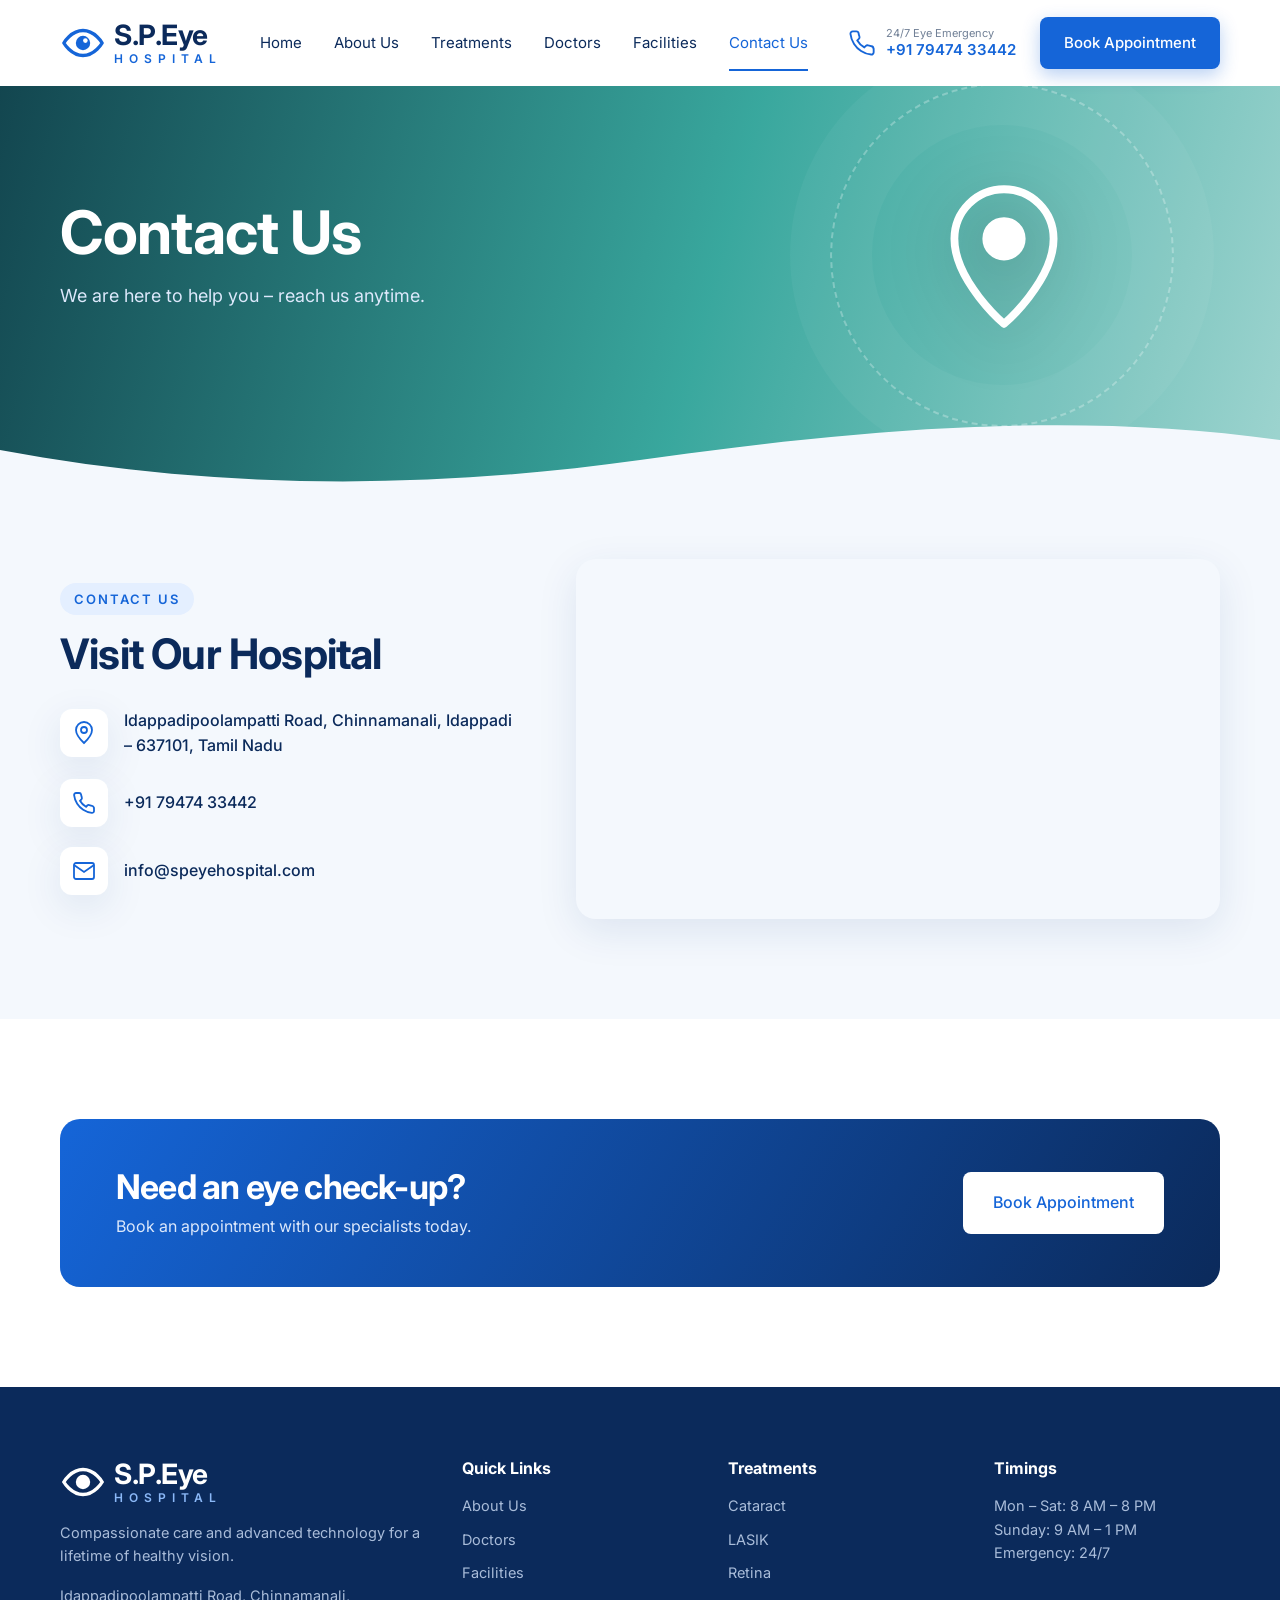
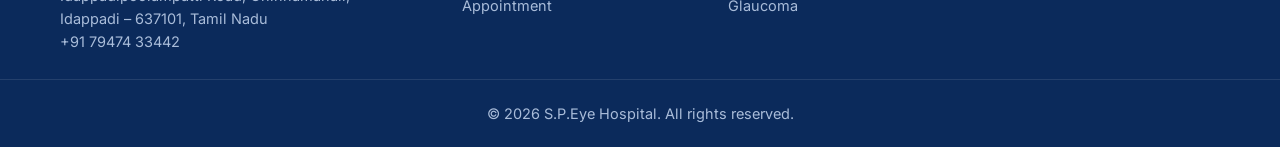
<file: contact.html>
<!DOCTYPE html>
<html lang="en">
<head>
  <meta charset="UTF-8">
  <meta name="viewport" content="width=device-width, initial-scale=1.0">
  <title>Contact Us | S.P.Eye Hospital</title>
  <meta name="description" content="Contact S.P.Eye Hospital, Idappadipoolampatti Road, Chinnamanali, Idappadi – 637101. Call +91 79474 33442.">
  <link rel="preconnect" href="https://fonts.googleapis.com">
  <link rel="preconnect" href="https://fonts.gstatic.com" crossorigin>
  <link href="https://fonts.googleapis.com/css2?family=Inter:wght@400;500;600;700;800&display=swap" rel="stylesheet">
  <link rel="icon" href="data:image/svg+xml,%3Csvg xmlns=%27http://www.w3.org/2000/svg%27 viewBox=%270 0 48 48%27%3E%3Cpath d=%27M4 24s7.5-13 20-13 20 13 20 13-7.5 13-20 13S4 24 4 24z%27 fill=%27none%27 stroke=%27%231565d8%27 stroke-width=%274%27/%3E%3Ccircle cx=%2724%27 cy=%2724%27 r=%278%27 fill=%27%231565d8%27/%3E%3C/svg%3E">
  <link rel="stylesheet" href="style.css?v=11">
</head>
<body>

<!-- ===== Header ===== -->
<header class="header" id="header">
  <div class="container nav-wrap">
    <a href="index.html" class="logo" aria-label="S.P.Eye Hospital home">
      <svg class="logo-icon" viewBox="0 0 48 48" aria-hidden="true">
        <path d="M4 24s7.5-13 20-13 20 13 20 13-7.5 13-20 13S4 24 4 24z" fill="none" stroke="currentColor" stroke-width="3.5" stroke-linejoin="round"/>
        <circle cx="24" cy="24" r="7.5" fill="currentColor"/>
        <circle cx="26.5" cy="21.5" r="2.4" fill="#fff"/>
      </svg>
      <span class="logo-text"><strong>S.P.Eye</strong><small>HOSPITAL</small></span>
    </a>

    <nav class="nav" id="nav" aria-label="Main">
      <a href="index.html">Home</a>
      <a href="about.html">About Us</a>
      <a href="treatments.html">Treatments</a>
      <a href="doctors.html">Doctors</a>
      <a href="facilities.html">Facilities</a>
      <a href="contact.html" class="active" aria-current="page">Contact Us</a>
    </nav>

    <a href="tel:+917947433442" class="emergency">
      <svg viewBox="0 0 24 24" aria-hidden="true"><path d="M22 16.9v3a2 2 0 0 1-2.2 2 19.8 19.8 0 0 1-8.6-3.1 19.5 19.5 0 0 1-6-6A19.8 19.8 0 0 1 2.1 4.2 2 2 0 0 1 4.1 2h3a2 2 0 0 1 2 1.7c.1.9.4 1.8.7 2.7a2 2 0 0 1-.5 2.1L8 9.8a16 16 0 0 0 6 6l1.3-1.3a2 2 0 0 1 2.1-.4c.9.3 1.8.6 2.7.7a2 2 0 0 1 1.7 2z"/></svg>
      <span><small>24/7 Eye Emergency</small><b>+91 79474 33442</b></span>
    </a>
    <a href="appointment.html" class="btn btn-primary nav-cta">Book Appointment</a>

    <button class="menu-toggle" id="menuToggle" aria-label="Open menu" aria-expanded="false" aria-controls="nav">
      <span></span><span></span><span></span>
    </button>
  </div>
</header>

<main>
<section class="page-banner banner-contact">
  <div class="container">
    <h1>Contact Us</h1>
    <p>We are here to help you – reach us anytime.</p>
  </div>
</section>

<section class="section section-alt" id="contact">
  <div class="container contact">
    <div>
      <span class="eyebrow">Contact Us</span>
      <h2>Visit Our Hospital</h2>
      <ul class="contact-list">
        <li><svg viewBox="0 0 24 24" aria-hidden="true"><path d="M12 22s8-7.5 8-13a8 8 0 0 0-16 0c0 5.5 8 13 8 13z"/><circle cx="12" cy="9" r="3"/></svg><span>Idappadipoolampatti Road, Chinnamanali, Idappadi – 637101, Tamil Nadu</span></li>
        <li><svg viewBox="0 0 24 24" aria-hidden="true"><path d="M22 16.9v3a2 2 0 0 1-2.2 2 19.8 19.8 0 0 1-8.6-3.1 19.5 19.5 0 0 1-6-6A19.8 19.8 0 0 1 2.1 4.2 2 2 0 0 1 4.1 2h3a2 2 0 0 1 2 1.7c.1.9.4 1.8.7 2.7a2 2 0 0 1-.5 2.1L8 9.8a16 16 0 0 0 6 6l1.3-1.3a2 2 0 0 1 2.1-.4c.9.3 1.8.6 2.7.7a2 2 0 0 1 1.7 2z"/></svg><a href="tel:+917947433442">+91 79474 33442</a></li>
        <li><svg viewBox="0 0 24 24" aria-hidden="true"><rect x="2" y="4" width="20" height="16" rx="2"/><path d="m22 6-10 7L2 6"/></svg><a href="mailto:info@speyehospital.com">info@speyehospital.com</a></li>
      </ul>
    </div>
    <iframe class="map" title="Hospital location map" loading="lazy" src="https://maps.google.com/maps?q=S.P%20Eye%20Hospital%2C%20Idappadipoolampatti%20Road%2C%20Chinnamanali%2C%20Idappadi%20637101%2C%20Tamil%20Nadu&z=14&output=embed"></iframe>
  </div>
</section>

<section class="cta">
  <div class="container cta-box">
    <div><h2>Need an eye check-up?</h2><p>Book an appointment with our specialists today.</p></div>
    <a href="appointment.html" class="btn btn-light btn-lg">Book Appointment</a>
  </div>
</section>
</main>

<footer class="footer">
  <div class="container footer-grid">
    <div>
      <a href="index.html" class="logo logo-light">
        <svg class="logo-icon" viewBox="0 0 48 48" aria-hidden="true"><path d="M4 24s7.5-13 20-13 20 13 20 13-7.5 13-20 13S4 24 4 24z" fill="none" stroke="currentColor" stroke-width="3.5"/><circle cx="24" cy="24" r="7.5" fill="currentColor"/></svg>
        <span class="logo-text"><strong>S.P.Eye</strong><small>HOSPITAL</small></span>
      </a>
      <p>Compassionate care and advanced technology for a lifetime of healthy vision.</p>
      <p>Idappadipoolampatti Road, Chinnamanali,<br>Idappadi – 637101, Tamil Nadu<br><a href="tel:+917947433442">+91 79474 33442</a></p>
    </div>
    <div><h4>Quick Links</h4><a href="about.html">About Us</a><a href="doctors.html">Doctors</a><a href="facilities.html">Facilities</a><a href="appointment.html">Appointment</a></div>
    <div><h4>Treatments</h4><a href="treatments.html">Cataract</a><a href="treatments.html">LASIK</a><a href="treatments.html">Retina</a><a href="treatments.html">Glaucoma</a></div>
    <div><h4>Timings</h4><p>Mon – Sat: 8 AM – 8 PM<br>Sunday: 9 AM – 1 PM<br>Emergency: 24/7</p></div>
  </div>
  <p class="copy">© <span id="year"></span> S.P.Eye Hospital. All rights reserved.</p>
</footer>

<script src="script.js?v=11"></script>
</body>
</html>
</file>
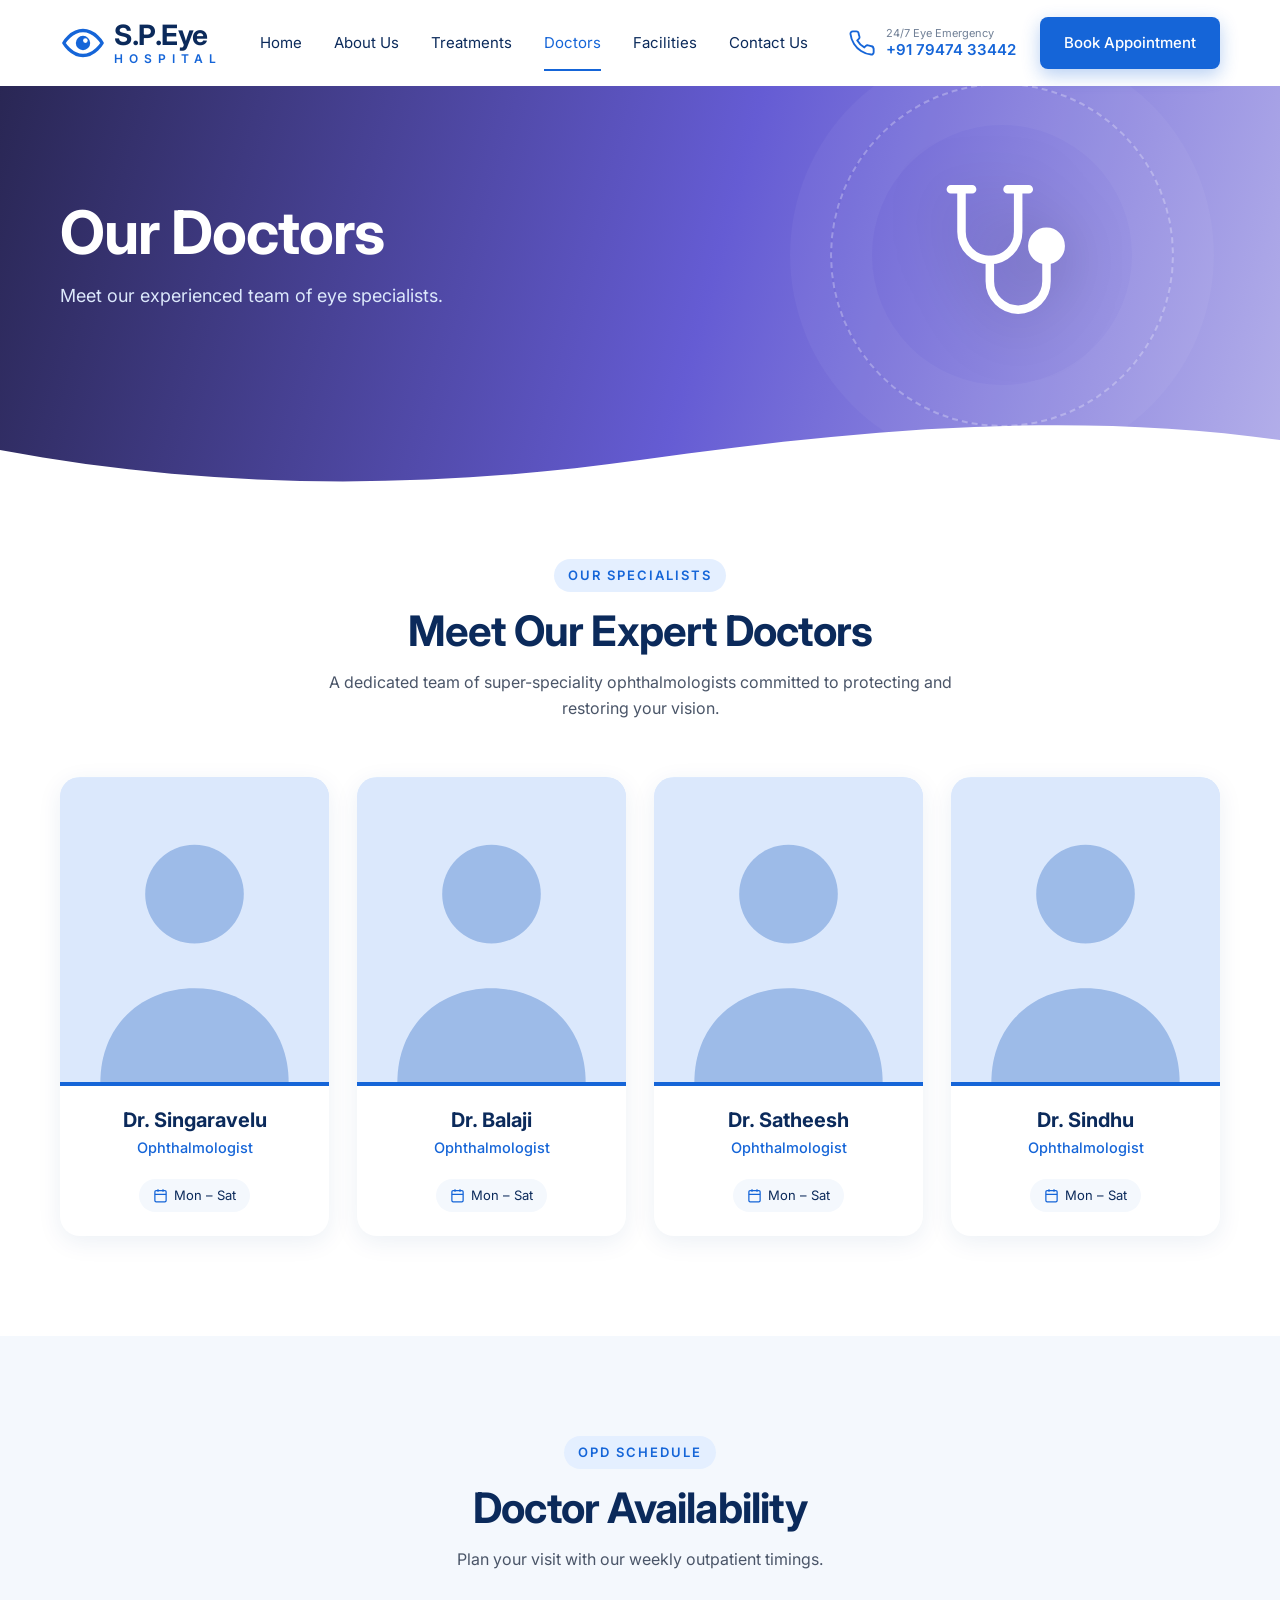
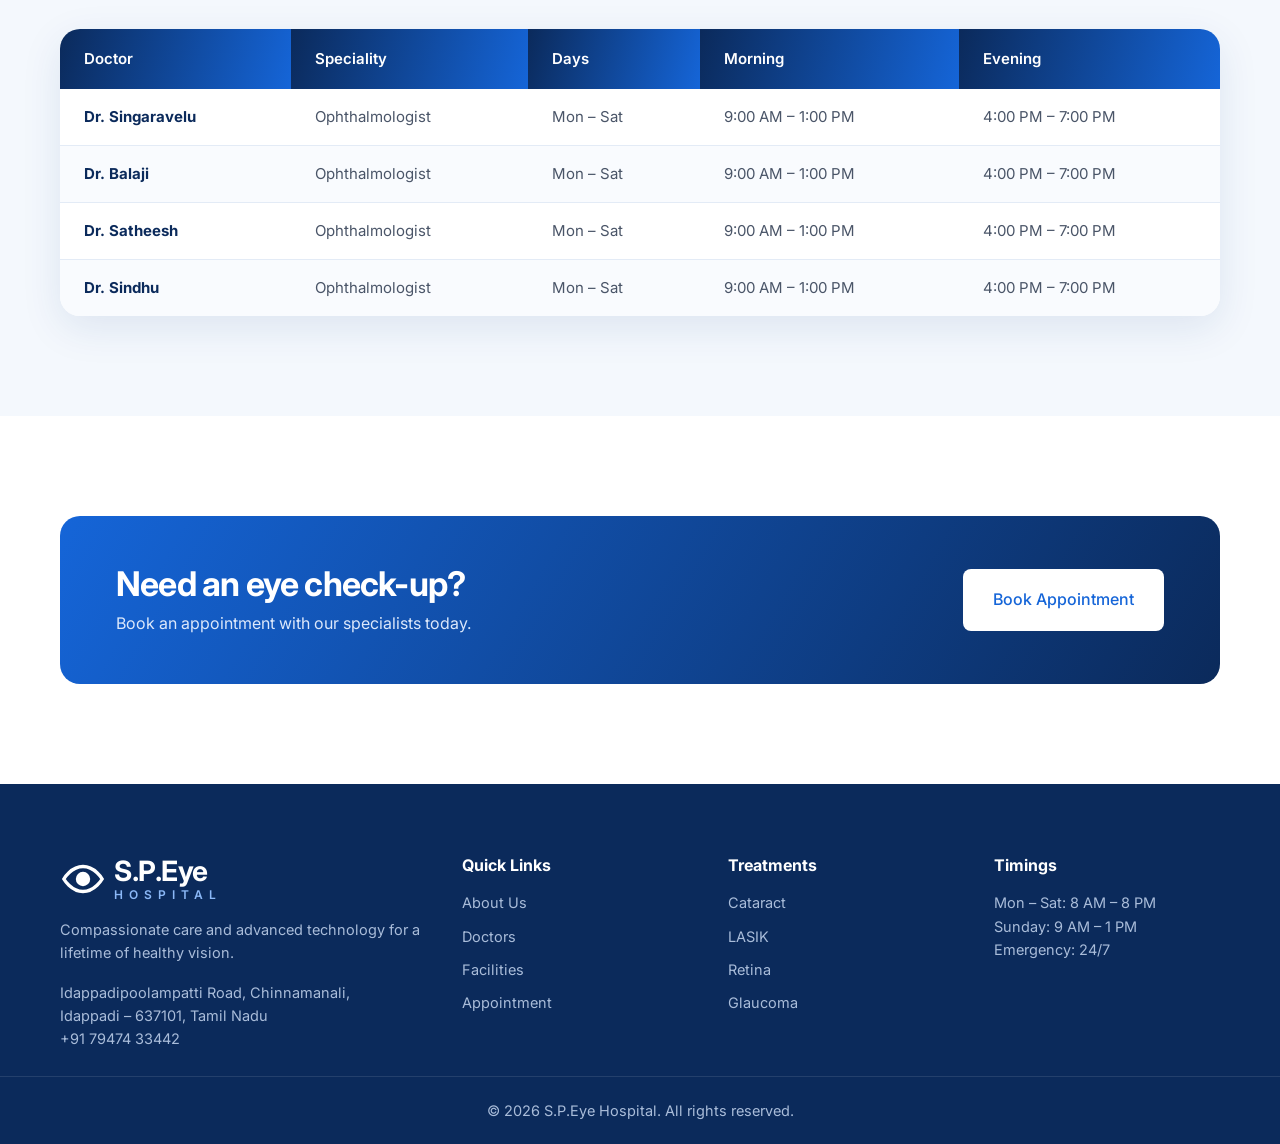
<file: doctors.html>
<!DOCTYPE html>
<html lang="en">
<head>
  <meta charset="UTF-8">
  <meta name="viewport" content="width=device-width, initial-scale=1.0">
  <title>Our Doctors | S.P.Eye Hospital</title>
  <meta name="description" content="Meet the expert ophthalmologists at S.P.Eye Hospital, Idappadi and check OPD availability.">
  <link rel="preconnect" href="https://fonts.googleapis.com">
  <link rel="preconnect" href="https://fonts.gstatic.com" crossorigin>
  <link href="https://fonts.googleapis.com/css2?family=Inter:wght@400;500;600;700;800&display=swap" rel="stylesheet">
  <link rel="icon" href="data:image/svg+xml,%3Csvg xmlns=%27http://www.w3.org/2000/svg%27 viewBox=%270 0 48 48%27%3E%3Cpath d=%27M4 24s7.5-13 20-13 20 13 20 13-7.5 13-20 13S4 24 4 24z%27 fill=%27none%27 stroke=%27%231565d8%27 stroke-width=%274%27/%3E%3Ccircle cx=%2724%27 cy=%2724%27 r=%278%27 fill=%27%231565d8%27/%3E%3C/svg%3E">
  <link rel="stylesheet" href="style.css?v=11">
</head>
<body>

<!-- ===== Header ===== -->
<header class="header" id="header">
  <div class="container nav-wrap">
    <a href="index.html" class="logo" aria-label="S.P.Eye Hospital home">
      <svg class="logo-icon" viewBox="0 0 48 48" aria-hidden="true">
        <path d="M4 24s7.5-13 20-13 20 13 20 13-7.5 13-20 13S4 24 4 24z" fill="none" stroke="currentColor" stroke-width="3.5" stroke-linejoin="round"/>
        <circle cx="24" cy="24" r="7.5" fill="currentColor"/>
        <circle cx="26.5" cy="21.5" r="2.4" fill="#fff"/>
      </svg>
      <span class="logo-text"><strong>S.P.Eye</strong><small>HOSPITAL</small></span>
    </a>

    <nav class="nav" id="nav" aria-label="Main">
      <a href="index.html">Home</a>
      <a href="about.html">About Us</a>
      <a href="treatments.html">Treatments</a>
      <a href="doctors.html" class="active" aria-current="page">Doctors</a>
      <a href="facilities.html">Facilities</a>
      <a href="contact.html">Contact Us</a>
    </nav>

    <a href="tel:+917947433442" class="emergency">
      <svg viewBox="0 0 24 24" aria-hidden="true"><path d="M22 16.9v3a2 2 0 0 1-2.2 2 19.8 19.8 0 0 1-8.6-3.1 19.5 19.5 0 0 1-6-6A19.8 19.8 0 0 1 2.1 4.2 2 2 0 0 1 4.1 2h3a2 2 0 0 1 2 1.7c.1.9.4 1.8.7 2.7a2 2 0 0 1-.5 2.1L8 9.8a16 16 0 0 0 6 6l1.3-1.3a2 2 0 0 1 2.1-.4c.9.3 1.8.6 2.7.7a2 2 0 0 1 1.7 2z"/></svg>
      <span><small>24/7 Eye Emergency</small><b>+91 79474 33442</b></span>
    </a>
    <a href="appointment.html" class="btn btn-primary nav-cta">Book Appointment</a>

    <button class="menu-toggle" id="menuToggle" aria-label="Open menu" aria-expanded="false" aria-controls="nav">
      <span></span><span></span><span></span>
    </button>
  </div>
</header>

<main>
<section class="page-banner banner-doctors">
  <div class="container">
    <h1>Our Doctors</h1>
    <p>Meet our experienced team of eye specialists.</p>
  </div>
</section>

<section class="section" id="doctors">
  <div class="container">
    <div class="section-head">
      <span class="eyebrow">Our Specialists</span>
      <h2>Meet Our Expert Doctors</h2>
      <p>A dedicated team of super-speciality ophthalmologists committed to protecting and restoring your vision.</p>
    </div>
    <!-- Stock stethoscope photos: replace src with real photos, e.g. images/dr-balaji.jpg -->
    <div class="dgrid">
      <article class="dcard">
        <div class="dcard-img">
          <img src="https://images.unsplash.com/photo-1612349317150-e413f6a5b16d?auto=format&fit=crop&crop=faces&w=600&h=680&q=70" onerror="this.onerror=null;this.src='images/doctor-placeholder.svg'" alt="Dr. Singaravelu" loading="lazy">
          <div class="dcard-actions">
            <a href="appointment.html" class="btn btn-light">Book Appointment</a>
            <a href="tel:+917947433442" class="icon-btn" aria-label="Call hospital"><svg viewBox="0 0 24 24"><path d="M22 16.9v3a2 2 0 0 1-2.2 2 19.8 19.8 0 0 1-8.6-3.1 19.5 19.5 0 0 1-6-6A19.8 19.8 0 0 1 2.1 4.2 2 2 0 0 1 4.1 2h3a2 2 0 0 1 2 1.7c.1.9.4 1.8.7 2.7a2 2 0 0 1-.5 2.1L8 9.8a16 16 0 0 0 6 6l1.3-1.3a2 2 0 0 1 2.1-.4c.9.3 1.8.6 2.7.7a2 2 0 0 1 1.7 2z"/></svg></a>
          </div>
        </div>
        <div class="dcard-body">
          <h3>Dr. Singaravelu</h3>
          <span class="spec">Ophthalmologist</span>
          <p class="days"><svg viewBox="0 0 24 24"><rect x="3" y="4" width="18" height="18" rx="2"/><path d="M16 2v4M8 2v4M3 10h18"/></svg>Mon – Sat</p>
        </div>
      </article>
      <article class="dcard">
        <div class="dcard-img">
          <img src="https://images.unsplash.com/photo-1622253692010-333f2da6031d?auto=format&fit=crop&crop=faces&w=600&h=680&q=70" onerror="this.onerror=null;this.src='images/doctor-placeholder.svg'" alt="Dr. Balaji" loading="lazy">
          <div class="dcard-actions">
            <a href="appointment.html" class="btn btn-light">Book Appointment</a>
            <a href="tel:+917947433442" class="icon-btn" aria-label="Call hospital"><svg viewBox="0 0 24 24"><path d="M22 16.9v3a2 2 0 0 1-2.2 2 19.8 19.8 0 0 1-8.6-3.1 19.5 19.5 0 0 1-6-6A19.8 19.8 0 0 1 2.1 4.2 2 2 0 0 1 4.1 2h3a2 2 0 0 1 2 1.7c.1.9.4 1.8.7 2.7a2 2 0 0 1-.5 2.1L8 9.8a16 16 0 0 0 6 6l1.3-1.3a2 2 0 0 1 2.1-.4c.9.3 1.8.6 2.7.7a2 2 0 0 1 1.7 2z"/></svg></a>
          </div>
        </div>
        <div class="dcard-body">
          <h3>Dr. Balaji</h3>
          <span class="spec">Ophthalmologist</span>
          <p class="days"><svg viewBox="0 0 24 24"><rect x="3" y="4" width="18" height="18" rx="2"/><path d="M16 2v4M8 2v4M3 10h18"/></svg>Mon – Sat</p>
        </div>
      </article>
      <article class="dcard">
        <div class="dcard-img">
          <img src="https://images.unsplash.com/photo-1576669801775-ff43c5ab079d?auto=format&fit=crop&crop=faces&w=600&h=680&q=70" onerror="this.onerror=null;this.src='images/doctor-placeholder.svg'" alt="Dr. Satheesh" loading="lazy">
          <div class="dcard-actions">
            <a href="appointment.html" class="btn btn-light">Book Appointment</a>
            <a href="tel:+917947433442" class="icon-btn" aria-label="Call hospital"><svg viewBox="0 0 24 24"><path d="M22 16.9v3a2 2 0 0 1-2.2 2 19.8 19.8 0 0 1-8.6-3.1 19.5 19.5 0 0 1-6-6A19.8 19.8 0 0 1 2.1 4.2 2 2 0 0 1 4.1 2h3a2 2 0 0 1 2 1.7c.1.9.4 1.8.7 2.7a2 2 0 0 1-.5 2.1L8 9.8a16 16 0 0 0 6 6l1.3-1.3a2 2 0 0 1 2.1-.4c.9.3 1.8.6 2.7.7a2 2 0 0 1 1.7 2z"/></svg></a>
          </div>
        </div>
        <div class="dcard-body">
          <h3>Dr. Satheesh</h3>
          <span class="spec">Ophthalmologist</span>
          <p class="days"><svg viewBox="0 0 24 24"><rect x="3" y="4" width="18" height="18" rx="2"/><path d="M16 2v4M8 2v4M3 10h18"/></svg>Mon – Sat</p>
        </div>
      </article>
      <article class="dcard">
        <div class="dcard-img">
          <img src="https://images.unsplash.com/photo-1559839734-2b71ea197ec2?auto=format&fit=crop&crop=faces&w=600&h=680&q=70" onerror="this.onerror=null;this.src='images/doctor-placeholder.svg'" alt="Dr. Sindhu" loading="lazy">
          <div class="dcard-actions">
            <a href="appointment.html" class="btn btn-light">Book Appointment</a>
            <a href="tel:+917947433442" class="icon-btn" aria-label="Call hospital"><svg viewBox="0 0 24 24"><path d="M22 16.9v3a2 2 0 0 1-2.2 2 19.8 19.8 0 0 1-8.6-3.1 19.5 19.5 0 0 1-6-6A19.8 19.8 0 0 1 2.1 4.2 2 2 0 0 1 4.1 2h3a2 2 0 0 1 2 1.7c.1.9.4 1.8.7 2.7a2 2 0 0 1-.5 2.1L8 9.8a16 16 0 0 0 6 6l1.3-1.3a2 2 0 0 1 2.1-.4c.9.3 1.8.6 2.7.7a2 2 0 0 1 1.7 2z"/></svg></a>
          </div>
        </div>
        <div class="dcard-body">
          <h3>Dr. Sindhu</h3>
          <span class="spec">Ophthalmologist</span>
          <p class="days"><svg viewBox="0 0 24 24"><rect x="3" y="4" width="18" height="18" rx="2"/><path d="M16 2v4M8 2v4M3 10h18"/></svg>Mon – Sat</p>
        </div>
      </article>
    </div>
  </div>
</section>

<section class="section section-alt">
  <div class="container">
    <div class="section-head">
      <span class="eyebrow">OPD Schedule</span>
      <h2>Doctor Availability</h2>
      <p>Plan your visit with our weekly outpatient timings.</p>
    </div>
    <div class="table-wrap">
      <table class="schedule">
        <thead><tr><th>Doctor</th><th>Speciality</th><th>Days</th><th>Morning</th><th>Evening</th></tr></thead>
        <tbody>
        <tr><td><b>Dr. Singaravelu</b></td><td>Ophthalmologist</td><td>Mon – Sat</td><td>9:00 AM – 1:00 PM</td><td>4:00 PM – 7:00 PM</td></tr>
        <tr><td><b>Dr. Balaji</b></td><td>Ophthalmologist</td><td>Mon – Sat</td><td>9:00 AM – 1:00 PM</td><td>4:00 PM – 7:00 PM</td></tr>
        <tr><td><b>Dr. Satheesh</b></td><td>Ophthalmologist</td><td>Mon – Sat</td><td>9:00 AM – 1:00 PM</td><td>4:00 PM – 7:00 PM</td></tr>
        <tr><td><b>Dr. Sindhu</b></td><td>Ophthalmologist</td><td>Mon – Sat</td><td>9:00 AM – 1:00 PM</td><td>4:00 PM – 7:00 PM</td></tr>
        </tbody>
      </table>
    </div>
  </div>
</section>

<section class="cta">
  <div class="container cta-box">
    <div><h2>Need an eye check-up?</h2><p>Book an appointment with our specialists today.</p></div>
    <a href="appointment.html" class="btn btn-light btn-lg">Book Appointment</a>
  </div>
</section>
</main>

<footer class="footer">
  <div class="container footer-grid">
    <div>
      <a href="index.html" class="logo logo-light">
        <svg class="logo-icon" viewBox="0 0 48 48" aria-hidden="true"><path d="M4 24s7.5-13 20-13 20 13 20 13-7.5 13-20 13S4 24 4 24z" fill="none" stroke="currentColor" stroke-width="3.5"/><circle cx="24" cy="24" r="7.5" fill="currentColor"/></svg>
        <span class="logo-text"><strong>S.P.Eye</strong><small>HOSPITAL</small></span>
      </a>
      <p>Compassionate care and advanced technology for a lifetime of healthy vision.</p>
      <p>Idappadipoolampatti Road, Chinnamanali,<br>Idappadi – 637101, Tamil Nadu<br><a href="tel:+917947433442">+91 79474 33442</a></p>
    </div>
    <div><h4>Quick Links</h4><a href="about.html">About Us</a><a href="doctors.html">Doctors</a><a href="facilities.html">Facilities</a><a href="appointment.html">Appointment</a></div>
    <div><h4>Treatments</h4><a href="treatments.html">Cataract</a><a href="treatments.html">LASIK</a><a href="treatments.html">Retina</a><a href="treatments.html">Glaucoma</a></div>
    <div><h4>Timings</h4><p>Mon – Sat: 8 AM – 8 PM<br>Sunday: 9 AM – 1 PM<br>Emergency: 24/7</p></div>
  </div>
  <p class="copy">© <span id="year"></span> S.P.Eye Hospital. All rights reserved.</p>
</footer>

<script src="script.js?v=11"></script>
</body>
</html>
</file>
<file: style.css>
:root {
  --primary: #1565d8;
  --primary-dark: #0f4fb0;
  --navy: #0b2a5b;
  --text: #4a5568;
  --muted: #718096;
  --bg: #f4f8fd;
  --white: #fff;
  --border: #e3ebf6;
  --radius: 14px;
  --shadow: 0 12px 40px rgba(17, 60, 130, .10);
}

* { box-sizing: border-box; margin: 0; padding: 0; }
html { scroll-behavior: smooth; scroll-padding-top: 90px; }
body { font-family: "Inter", system-ui, sans-serif; color: var(--text); background: var(--white); line-height: 1.6; }
a { color: inherit; text-decoration: none; }
img { max-width: 100%; display: block; }
h1, h2, h3, h4 { color: var(--navy); line-height: 1.2; }
.container { width: min(1600px, 100% - 32px); margin-inline: auto; }
@media (min-width: 993px) { .container { width: min(1600px, 100% - 120px); } }

/* ----- Buttons ----- */
.btn { display: inline-flex; align-items: center; gap: 10px; padding: 12px 22px; border-radius: 8px; font-weight: 500; font-size: 15px; border: 2px solid transparent; cursor: pointer; transition: .2s; font-family: inherit; }
.btn svg, .btn-link svg { width: 20px; height: 20px; fill: none; stroke: currentColor; stroke-width: 1.8; stroke-linecap: round; stroke-linejoin: round; }
.btn-primary { background: var(--primary); color: #fff; box-shadow: 0 6px 18px rgba(21, 101, 216, .3); }
.btn-primary:hover { background: var(--primary-dark); transform: translateY(-2px); }
.btn-outline { border-color: var(--primary); color: var(--primary); padding: 8px 18px; }
.btn-outline:hover { background: var(--primary); color: #fff; }
.btn-lg { padding: 16px 28px; font-size: 16px; }
.btn-link { display: inline-flex; align-items: center; gap: 10px; color: var(--primary); font-weight: 500; }
.btn-link svg { width: 30px; height: 30px; stroke-width: 1.5; }
:focus-visible { outline: 3px solid #8bb8f7; outline-offset: 2px; }

/* ----- Header ----- */
.header { position: sticky; top: 0; z-index: 50; background: rgba(255, 255, 255, .95); backdrop-filter: blur(8px); transition: box-shadow .2s; }
.header.scrolled { box-shadow: 0 4px 20px rgba(0, 0, 0, .06); }
.nav-wrap { display: flex; align-items: center; gap: 24px; height: 86px; }
.logo { display: flex; align-items: center; gap: 8px; color: var(--primary); }
.logo-icon { width: 46px; height: 46px; }
.logo-text { display: flex; flex-direction: column; line-height: 1; }
.logo-text strong { font-size: 28px; font-weight: 700; color: var(--navy); letter-spacing: -.5px; }
.logo-text small { font-size: 12px; letter-spacing: 6px; color: var(--primary); font-weight: 600; margin-top: 4px; }
.nav { display: flex; gap: 32px; margin-left: auto; }
.nav a { font-size: 15px; color: var(--navy); position: relative; padding: 6px 0; }
.nav a::after { content: ""; position: absolute; left: 0; bottom: -10px; height: 2px; width: 0; background: var(--primary); transition: width .25s; }
.nav a:hover, .nav a.active { color: var(--primary); }
.nav a.active::after, .nav a:hover::after { width: 100%; }
.emergency { display: flex; align-items: center; gap: 10px; margin-left: 16px; }
.emergency svg { width: 28px; height: 28px; fill: none; stroke: var(--primary); stroke-width: 1.6; }
.emergency span { display: flex; flex-direction: column; line-height: 1.3; }
.emergency small { font-size: 11px; color: var(--muted); }
.emergency b { font-size: 15px; color: var(--primary); font-weight: 600; }
.menu-toggle { display: none; background: none; border: 0; cursor: pointer; padding: 8px; margin-left: auto; }
.menu-toggle span { display: block; width: 24px; height: 2px; background: var(--navy); margin: 5px 0; transition: .3s; }

/* ----- Hero ----- */
.hero { position: relative; background: var(--bg); padding: 70px 0 32px; overflow: hidden; }
.hero-bg {
  position: absolute; inset: 0 0 0 30%;
  /* To use your own photo, replace the URL below with e.g. url("images/hero.jpg") */
  background: url("https://images.unsplash.com/photo-1586773860418-d37222d8fce3?auto=format&fit=crop&w=1800&q=80") center/cover,
              linear-gradient(135deg, #cfe2fb, #9cc3f3);
}
.hero-bg::after { content: ""; position: absolute; inset: 0; background: linear-gradient(90deg, var(--bg) 0%, rgba(244, 248, 253, .85) 20%, rgba(244, 248, 253, 0) 55%), linear-gradient(0deg, var(--bg) 0%, rgba(244, 248, 253, 0) 30%); }
.hero-content { position: relative; z-index: 1; }
.hero h1 { font-size: clamp(40px, 6vw, 72px); font-weight: 700; letter-spacing: -1.5px; margin-bottom: 24px; }
.hero p { font-size: 19px; color: var(--text); margin-bottom: 36px; }
.hero-actions { display: flex; align-items: center; gap: 32px; flex-wrap: wrap; }

.feature-bar { position: relative; z-index: 1; margin-top: 56px; display: grid; grid-template-columns: repeat(4, 1fr); background: #fff; border-radius: var(--radius); box-shadow: var(--shadow); padding: 24px 0; }
.feature { display: flex; gap: 18px; padding: 0 28px; border-right: 1px solid var(--border); }
.feature:last-child { border-right: 0; }
.feature svg { flex: none; width: 52px; height: 52px; fill: none; stroke: var(--primary); stroke-width: 2; stroke-linecap: round; stroke-linejoin: round; }
.feature h3 { font-size: 16px; font-weight: 600; margin-bottom: 6px; }
.feature p { font-size: 13.5px; color: var(--muted); line-height: 1.5; }

/* ----- Sections ----- */
.section { padding: 100px 0; }
.section-alt { background: var(--bg); }
.section-head { text-align: center; max-width: 640px; margin: 0 auto 56px; }
.section-head p { margin-top: 14px; }
.eyebrow { display: inline-block; font-size: 13px; font-weight: 600; letter-spacing: 2px; text-transform: uppercase; color: var(--primary); background: #e4efff; padding: 6px 14px; border-radius: 50px; margin-bottom: 14px; }
.eyebrow.light { background: rgba(255, 255, 255, .15); color: #fff; }
h2 { font-size: clamp(28px, 4vw, 42px); font-weight: 700; letter-spacing: -.8px; }
.grid { display: grid; gap: 24px; }

/* About */
.about { display: grid; grid-template-columns: 1fr 1fr; gap: 64px; align-items: center; }
.about h2 { margin-bottom: 18px; }
.about-media { position: relative; }
.about-img { aspect-ratio: 4/3.4; border-radius: 20px; box-shadow: var(--shadow);
  background: url("https://images.unsplash.com/photo-1551601651-bc60f254d532?auto=format&fit=crop&w=1000&q=80") center/cover,
              linear-gradient(135deg, #cfe2fb, #9cc3f3); }
.about-badge { position: absolute; right: -20px; bottom: -24px; background: var(--primary); color: #fff; border-radius: var(--radius); padding: 20px 26px; display: flex; align-items: center; gap: 12px; box-shadow: var(--shadow); }
.about-badge b { font-size: 40px; font-weight: 800; }
.about-badge span { font-size: 14px; line-height: 1.3; }
.checklist { list-style: none; margin: 24px 0 32px; display: grid; gap: 10px; }
.checklist li { padding-left: 32px; position: relative; color: var(--navy); font-weight: 500; }
.checklist li::before { content: "✓"; position: absolute; left: 0; top: 1px; width: 22px; height: 22px; border-radius: 50%; background: #e4efff; color: var(--primary); font-size: 12px; display: grid; place-items: center; font-weight: 700; }
.stats { display: grid; grid-template-columns: repeat(3, 1fr); gap: 16px; border-top: 1px solid var(--border); padding-top: 28px; }
.stats b { display: block; font-size: 32px; color: var(--primary); font-weight: 700; }
.stats b::after { content: "+"; }
.stats span { font-size: 14px; color: var(--muted); }

.about-img { max-height: 560px; width: 100%; }
.about .btn { margin-top: 4px; }

/* About page: mission / vision / values */
.mvv { grid-template-columns: repeat(3, 1fr); }
.mvv-card { background: #fff; border-radius: 20px; padding: 44px 36px; text-align: center; border: 1px solid var(--border); transition: .3s; }
.mvv-card .card-icon { margin: 0 auto 22px; width: 76px; height: 76px; border-radius: 50%; }
.mvv-card h3 { font-size: 22px; margin-bottom: 12px; }
.mvv-card:hover { transform: translateY(-8px); box-shadow: var(--shadow); }
.mvv-card.featured { background: linear-gradient(150deg, var(--primary), var(--navy)); color: #dce8fb; border: 0; }
.mvv-card.featured h3 { color: #fff; }
.mvv-card.featured .card-icon { background: rgba(255, 255, 255, .15); }
.mvv-card.featured .card-icon svg { stroke: #fff; }

/* About page: stats band */
.stat-band { background: linear-gradient(105deg, rgba(11, 42, 91, .95), rgba(21, 101, 216, .9)), url("https://images.unsplash.com/photo-1551601651-bc60f254d532?auto=format&fit=crop&w=1800&q=50") center/cover fixed; padding: 72px 0; }
.stat-grid { display: grid; grid-template-columns: repeat(4, 1fr); text-align: center; }
.stat-grid div { border-right: 1px solid rgba(255, 255, 255, .2); }
.stat-grid div:last-child { border-right: 0; }
.stat-grid b { display: block; font-size: clamp(34px, 4vw, 52px); font-weight: 800; color: #fff; }
.stat-grid b::after { content: "+"; color: #8bb8f7; }
.stat-grid span { color: #c7dcfb; font-size: 15px; }

/* About page: timeline */
.timeline { display: grid; grid-template-columns: repeat(4, 1fr); gap: 24px; position: relative; }
.timeline::before { content: ""; position: absolute; top: 27px; left: 12%; right: 12%; height: 2px; background: repeating-linear-gradient(90deg, var(--primary) 0 8px, transparent 8px 16px); }
.tl-item { text-align: center; position: relative; }
.tl-item b { display: inline-grid; place-items: center; width: 56px; height: 56px; border-radius: 50%; background: var(--primary); color: #fff; font-size: 13px; box-shadow: 0 0 0 8px #e4efff; margin-bottom: 22px; }
.tl-item h3 { font-size: 18px; margin-bottom: 6px; }
.tl-item p { font-size: 14.5px; color: var(--muted); max-width: 260px; margin: 0 auto; }

/* About page: testimonials */
.testimonials { grid-template-columns: repeat(3, 1fr); }
.testi { background: var(--bg); border-radius: 20px; padding: 36px; position: relative; transition: .3s; }
.testi::before { content: "★★★★★"; display: block; color: #f6b100; letter-spacing: 3px; margin-bottom: 14px; }
.testi::after { content: "”"; position: absolute; top: 4px; right: 26px; font-size: 110px; line-height: 1; color: #d3e3fa; font-family: Georgia, serif; }
.testi:hover { transform: translateY(-6px); box-shadow: var(--shadow); background: #fff; }
.testi p { color: var(--navy); font-size: 15.5px; margin-bottom: 20px; }
.testi footer b { display: block; color: var(--navy); }
.testi footer span { font-size: 13.5px; color: var(--primary); }

/* Treatments */
.cards { grid-template-columns: repeat(4, 1fr); }
.card { background: #fff; border-radius: var(--radius); padding: 32px 26px; border: 1px solid var(--border); transition: .25s; }
.card:hover { transform: translateY(-6px); box-shadow: var(--shadow); border-color: transparent; }
.card-icon { width: 64px; height: 64px; border-radius: 16px; background: #e4efff; display: grid; place-items: center; margin-bottom: 20px; transition: .25s; }
.card-icon svg { width: 36px; height: 36px; fill: none; stroke: var(--primary); stroke-width: 2.2; stroke-linecap: round; stroke-linejoin: round; }
.card:hover .card-icon { background: var(--primary); }
.card:hover .card-icon svg { stroke: #fff; }
.card h3 { font-size: 18px; font-weight: 600; margin-bottom: 8px; }
.card p { font-size: 14.5px; color: var(--muted); }

/* Facilities page: intro collage */
.fac-intro { display: grid; grid-template-columns: 1fr 1fr; gap: 72px; align-items: center; }
.fac-intro h2 { margin-bottom: 16px; }
.collage { position: relative; padding: 0 12% 18% 0; }
.collage img { border-radius: 20px; box-shadow: var(--shadow); object-fit: cover; }
.c1 { width: 100%; aspect-ratio: 9/7; }
.c2 { position: absolute; right: 0; bottom: 0; width: 46%; aspect-ratio: 1; border: 8px solid #fff; animation: float 6s ease-in-out infinite; }
.c-badge { position: absolute; left: -16px; bottom: 10%; background: var(--primary); color: #fff; border-radius: var(--radius); padding: 16px 22px; display: flex; gap: 10px; align-items: center; box-shadow: var(--shadow); }
.c-badge b { font-size: 30px; font-weight: 800; }
.c-badge span { font-size: 13px; line-height: 1.3; }

/* Facilities page: photo tiles */
.fgrid { display: grid; grid-template-columns: repeat(4, 1fr); gap: 24px; }
.ftile { position: relative; aspect-ratio: 7/8; border-radius: 20px; overflow: hidden; background: var(--navy); box-shadow: 0 6px 24px rgba(17, 60, 130, .1); }
.ftile img { width: 100%; height: 100%; object-fit: cover; transition: transform .8s ease; }
.ftile::after { content: ""; position: absolute; inset: 0; background: linear-gradient(180deg, rgba(11, 42, 91, 0) 30%, rgba(11, 42, 91, .92) 100%); transition: background .4s; }
.ftile-text { position: absolute; left: 0; right: 0; bottom: 0; z-index: 1; padding: 26px; color: #c7dcfb; transform: translateY(calc(100% - 118px)); transition: transform .45s ease; }
.ftile-text b { display: inline-block; font-size: 13px; color: #fff; background: var(--primary); padding: 4px 10px; border-radius: 50px; margin-bottom: 10px; }
.ftile h3 { color: #fff; font-size: 20px; margin-bottom: 10px; min-height: 48px; }
.ftile p { font-size: 14.5px; opacity: 0; transition: opacity .4s; }
.ftile:hover img { transform: scale(1.1); }
.ftile:hover::after { background: linear-gradient(180deg, rgba(11, 42, 91, .2) 0%, rgba(11, 42, 91, .95) 100%); }
.ftile:hover .ftile-text { transform: none; }
.ftile:hover p { opacity: 1; }
@media (hover: none) { .ftile-text { transform: none; } .ftile p { opacity: 1; } }

/* Facilities page: equipment */
.equip { display: grid; grid-template-columns: repeat(4, 1fr); gap: 24px; }
.equip > div { text-align: center; padding: 34px 22px; border-radius: 20px; border: 1px solid var(--border); transition: .35s; }
.equip svg { width: 64px; height: 64px; padding: 14px; border-radius: 50%; background: #e4efff; fill: none; stroke: var(--primary); stroke-width: 2.4; stroke-linecap: round; stroke-linejoin: round; margin-bottom: 16px; transition: .35s; }
.equip h3 { font-size: 17px; margin-bottom: 4px; }
.equip p { font-size: 14px; color: var(--muted); }
.equip > div:hover { border-color: transparent; box-shadow: var(--shadow); transform: translateY(-6px); }
.equip > div:hover svg { background: var(--primary); stroke: #fff; transform: rotate(360deg); }

/* Facilities page: amenities band */
.amenities { background: linear-gradient(105deg, var(--navy), var(--primary)); padding: 44px 0; }
.amen-grid { display: grid; grid-template-columns: repeat(6, 1fr); gap: 16px; }
.amen-grid div { display: flex; flex-direction: column; align-items: center; gap: 10px; color: #fff; font-weight: 500; font-size: 15px; text-align: center; }
.amen-grid svg { width: 40px; height: 40px; fill: none; stroke: #9cc3f3; stroke-width: 1.6; stroke-linecap: round; stroke-linejoin: round; transition: transform .3s; }
.amen-grid div:hover svg { transform: translateY(-4px); stroke: #fff; }
.amenities + .cta { padding-top: 100px; }

/* Treatments page: image cards */
.tgrid { display: grid; grid-template-columns: repeat(4, 1fr); gap: 28px; }
.tcard { background: #fff; border-radius: 20px; overflow: hidden; box-shadow: 0 6px 24px rgba(17, 60, 130, .07); display: flex; flex-direction: column; transition: transform .35s, box-shadow .35s; }
.tcard:hover { transform: translateY(-8px); box-shadow: 0 20px 50px rgba(17, 60, 130, .16); }
.tcard-img { position: relative; aspect-ratio: 16/10; overflow: hidden; background: #cfe2fb; }
.tcard-img img { width: 100%; height: 100%; object-fit: cover; transition: transform .7s ease; }
.tcard:hover .tcard-img img { transform: scale(1.08); }
.tcard-img::after { content: ""; position: absolute; inset: 0; background: linear-gradient(180deg, rgba(11, 42, 91, 0) 50%, rgba(11, 42, 91, .45)); }
.tag { position: absolute; top: 16px; left: 16px; z-index: 1; background: rgba(255, 255, 255, .92); color: var(--primary); font-size: 12px; font-weight: 600; letter-spacing: 1px; text-transform: uppercase; padding: 5px 12px; border-radius: 50px; }
.tcard-body { position: relative; padding: 44px 28px 28px; display: flex; flex-direction: column; flex: 1; }
.tcard-icon { position: absolute; top: -34px; left: 28px; width: 68px; height: 68px; border-radius: 18px; background: var(--primary); display: grid; place-items: center; box-shadow: 0 10px 24px rgba(21, 101, 216, .35); transition: transform .35s; }
.tcard:hover .tcard-icon { transform: rotate(-8deg) scale(1.06); }
.tcard-icon svg { width: 36px; height: 36px; fill: none; stroke: #fff; stroke-width: 2.4; stroke-linecap: round; stroke-linejoin: round; }
.tcard h3 { font-size: 21px; margin-bottom: 8px; }
.tcard p { font-size: 14.5px; color: var(--muted); margin-bottom: 16px; }
.tcard ul { list-style: none; display: grid; gap: 8px; margin-bottom: 22px; }
.tcard li { font-size: 14.5px; color: var(--navy); padding-left: 26px; position: relative; }
.tcard li::before { content: "✓"; position: absolute; left: 0; top: 2px; width: 18px; height: 18px; border-radius: 50%; background: #e4efff; color: var(--primary); font-size: 10px; font-weight: 700; display: grid; place-items: center; }
.tcard-link { margin-top: auto; padding-top: 18px; border-top: 1px solid var(--border); color: var(--primary); font-weight: 600; font-size: 15px; display: flex; justify-content: space-between; }
.tcard-link span { transition: transform .3s; }
.tcard:hover .tcard-link span { transform: translateX(6px); }

/* Treatments page: process steps */
.steps { display: grid; grid-template-columns: repeat(4, 1fr); gap: 24px; }
.step { position: relative; background: var(--bg); border-radius: 20px; padding: 36px 28px; overflow: hidden; transition: .35s; }
.step span { font-size: 54px; font-weight: 800; line-height: 1; color: transparent; -webkit-text-stroke: 2px var(--primary); opacity: .35; display: block; margin-bottom: 18px; transition: .35s; }
.step h3 { font-size: 19px; margin-bottom: 8px; }
.step p { font-size: 14.5px; color: var(--muted); }
.step:hover { background: linear-gradient(150deg, var(--primary), var(--navy)); transform: translateY(-6px); }
.step:hover h3 { color: #fff; }
.step:hover p { color: #c7dcfb; }
.step:hover span { -webkit-text-stroke-color: #fff; opacity: .6; }

/* Treatments page: FAQ */
.faq-wrap { display: grid; grid-template-columns: 1fr 1.5fr; gap: 64px; align-items: start; }
.faq-wrap h2 { margin-bottom: 14px; }
.link { color: var(--primary); font-weight: 600; }
.faq { display: grid; gap: 14px; }
.faq details { background: #fff; border-radius: 14px; border: 1px solid var(--border); padding: 0 24px; transition: box-shadow .3s; }
.faq details[open] { box-shadow: var(--shadow); border-color: transparent; }
.faq summary { cursor: pointer; list-style: none; padding: 20px 0; font-weight: 600; color: var(--navy); display: flex; justify-content: space-between; gap: 16px; }
.faq summary::-webkit-details-marker { display: none; }
.faq summary::after { content: "+"; flex: none; width: 28px; height: 28px; border-radius: 50%; background: #e4efff; color: var(--primary); display: grid; place-items: center; font-size: 18px; transition: transform .3s; }
.faq details[open] summary::after { transform: rotate(45deg); background: var(--primary); color: #fff; }
.faq details p { padding-bottom: 20px; color: var(--muted); font-size: 15px; }

/* Doctors */
.dgrid { display: grid; grid-template-columns: repeat(4, 1fr); gap: 28px; }
.dcard { background: #fff; border-radius: 20px; overflow: hidden; box-shadow: 0 6px 24px rgba(17, 60, 130, .08); transition: transform .35s, box-shadow .35s; }
.dcard:hover { transform: translateY(-8px); box-shadow: 0 20px 50px rgba(17, 60, 130, .16); }
.dcard-img { position: relative; aspect-ratio: 6/6.8; overflow: hidden; background: linear-gradient(135deg, #e4efff, #c7dcfb); }
.dcard-img img { width: 100%; height: 100%; object-fit: cover; object-position: top; transition: transform .7s ease; }
.dcard:hover .dcard-img img { transform: scale(1.06); }
.exp { position: absolute; top: 16px; right: 16px; background: var(--primary); color: #fff; font-size: 12px; padding: 6px 12px; border-radius: 50px; box-shadow: 0 6px 16px rgba(21, 101, 216, .35); }
.exp b { font-size: 14px; }
.dcard-actions { position: absolute; left: 0; right: 0; bottom: 0; padding: 60px 20px 20px; display: flex; gap: 10px; justify-content: center; background: linear-gradient(180deg, rgba(11, 42, 91, 0), rgba(11, 42, 91, .85)); transform: translateY(100%); transition: transform .4s ease; }
.dcard:hover .dcard-actions, .dcard:focus-within .dcard-actions { transform: none; }
.dcard-actions .btn { padding: 10px 18px; font-size: 14px; }
.icon-btn { width: 44px; height: 44px; flex: none; border-radius: 8px; background: var(--primary); display: grid; place-items: center; }
.icon-btn svg { width: 20px; height: 20px; fill: none; stroke: #fff; stroke-width: 2; }
.dcard-body { padding: 22px 24px 24px; text-align: center; border-top: 4px solid var(--primary); }
.dcard h3 { font-size: 20px; }
.spec { display: block; color: var(--primary); font-size: 14.5px; font-weight: 500; margin: 4px 0 6px; }
.qual { font-size: 13.5px; color: var(--muted); }
.days { display: inline-flex; align-items: center; gap: 6px; margin-top: 14px; font-size: 13px; color: var(--navy); background: var(--bg); padding: 6px 14px; border-radius: 50px; }
.days svg { width: 15px; height: 15px; fill: none; stroke: var(--primary); stroke-width: 2; }

/* Doctors page: OPD schedule */
.table-wrap { overflow-x: auto; border-radius: 20px; box-shadow: var(--shadow); background: #fff; }
.schedule { width: 100%; border-collapse: collapse; min-width: 720px; font-size: 15px; }
.schedule th { background: linear-gradient(105deg, var(--navy), var(--primary)); color: #fff; text-align: left; padding: 18px 24px; font-weight: 600; }
.schedule td { padding: 16px 24px; border-bottom: 1px solid var(--border); color: var(--text); }
.schedule td b { color: var(--navy); }
.schedule tbody tr { transition: background .2s; }
.schedule tbody tr:nth-child(even) { background: #f9fbfe; }
.schedule tbody tr:hover { background: #e4efff; }
.schedule tr:last-child td { border-bottom: 0; }

/* Facilities */
.facilities { grid-template-columns: repeat(3, 1fr); }
.facility { background: #fff; border-radius: var(--radius); padding: 30px; border-left: 4px solid var(--primary); box-shadow: 0 4px 16px rgba(17, 60, 130, .05); }
.facility b { font-size: 34px; font-weight: 800; color: #d3e3fa; }
.facility h3 { font-size: 18px; margin: 6px 0 8px; }
.facility p { font-size: 14.5px; color: var(--muted); }

/* Appointment */
.appt { display: grid; grid-template-columns: 1fr 1.3fr; border-radius: 20px; overflow: hidden; box-shadow: var(--shadow); }
.appt-info { background: linear-gradient(150deg, var(--primary), var(--navy)); color: #dce8fb; padding: 56px 44px; }
.appt-info h2 { color: #fff; margin-bottom: 14px; }
.appt-info ul { list-style: none; margin-top: 32px; display: grid; gap: 16px; }
.appt-info li { display: flex; justify-content: space-between; gap: 12px; border-bottom: 1px solid rgba(255, 255, 255, .15); padding-bottom: 12px; font-size: 15px; }
.appt-info li b { color: #fff; font-weight: 600; }
.appt-form { background: #fff; padding: 56px 44px; display: grid; grid-template-columns: 1fr 1fr; gap: 20px; align-content: start; }
.field label { display: block; font-size: 14px; font-weight: 500; color: var(--navy); margin-bottom: 6px; }
.field input, .field select, .field textarea { width: 100%; padding: 12px 14px; border: 1px solid var(--border); border-radius: 8px; font: inherit; font-size: 15px; background: var(--bg); color: var(--navy); }
.field input:focus, .field select:focus, .field textarea:focus { outline: none; border-color: var(--primary); background: #fff; }
.field .invalid { border-color: #e53e3e; }
.full { grid-column: 1 / -1; justify-content: center; }
.form-status { font-weight: 500; text-align: center; min-height: 1.5em; }
.form-status.ok { color: #2f855a; }
.form-status.err { color: #c53030; }

/* Contact */
.contact { display: grid; grid-template-columns: 1fr 1.4fr; gap: 56px; align-items: center; }
.contact-list { list-style: none; margin-top: 28px; display: grid; gap: 20px; }
.contact-list li { display: flex; align-items: center; gap: 16px; color: var(--navy); font-weight: 500; }
.contact-list svg { flex: none; width: 48px; height: 48px; padding: 12px; border-radius: 12px; background: #fff; box-shadow: var(--shadow); fill: none; stroke: var(--primary); stroke-width: 1.8; }
.map { width: 100%; height: 360px; border: 0; border-radius: 20px; box-shadow: var(--shadow); }

/* Inner page banner */
.page-banner {
  --tint: linear-gradient(105deg, rgba(11, 42, 91, .95) 0%, rgba(21, 101, 216, .85) 55%, rgba(21, 101, 216, .45) 100%);
  --img: url("https://images.unsplash.com/photo-1586773860418-d37222d8fce3?auto=format&fit=crop&w=1800&q=60");
  --icon: url("data:image/svg+xml,%3Csvg xmlns='http://www.w3.org/2000/svg' viewBox='0 0 48 48'%3E%3Cpath d='M3 24s8-13 21-13 21 13 21 13-8 13-21 13S3 24 3 24z' fill='none' stroke='white' stroke-width='2' stroke-linejoin='round'/%3E%3Ccircle cx='24' cy='24' r='8' fill='white' fill-opacity='.9'/%3E%3Ccircle cx='24' cy='24' r='3.5' fill='%231565d8'/%3E%3Ccircle cx='26.5' cy='21.5' r='1.6' fill='white'/%3E%3C/svg%3E");
  position: relative; overflow: hidden; padding: 110px 0 150px; color: #dce8fb;
  background: var(--tint), var(--img) center/cover;
}
/* per-page banner: photo, colour tint and icon */
.banner-treatments {
  --tint: linear-gradient(105deg, rgba(8, 47, 73, .95) 0%, rgba(14, 116, 144, .85) 55%, rgba(14, 116, 144, .45) 100%);
  --img: url("https://images.unsplash.com/photo-1551190822-a9333d879b1f?auto=format&fit=crop&w=1800&q=60");
  --icon: url("data:image/svg+xml,%3Csvg xmlns='http://www.w3.org/2000/svg' viewBox='0 0 48 48' fill='none' stroke='white' stroke-width='2.2' stroke-linecap='round' stroke-linejoin='round'%3E%3Cpath d='M4 30s8-11 20-11 20 11 20 11-8 11-20 11S4 30 4 30z'/%3E%3Ccircle cx='24' cy='30' r='5' fill='white'/%3E%3Cpath d='M24 4v9M12 8l5 7M36 8l-5 7'/%3E%3C/svg%3E");
}
.banner-doctors {
  --tint: linear-gradient(105deg, rgba(30, 27, 75, .95) 0%, rgba(67, 56, 202, .82) 55%, rgba(67, 56, 202, .4) 100%);
  --img: url("https://images.unsplash.com/photo-1612349317150-e413f6a5b16d?auto=format&fit=crop&w=1800&q=60");
  --icon: url("data:image/svg+xml,%3Csvg xmlns='http://www.w3.org/2000/svg' viewBox='0 0 48 48' fill='none' stroke='white' stroke-width='2.4' stroke-linecap='round' stroke-linejoin='round'%3E%3Cpath d='M12 6v12a8 8 0 0 0 16 0V6M9 6h6M25 6h6'/%3E%3Cpath d='M20 26v6a8 8 0 0 0 16 0v-6'/%3E%3Ccircle cx='36' cy='22' r='4' fill='white'/%3E%3C/svg%3E");
}
.banner-facilities {
  --tint: linear-gradient(105deg, rgba(11, 42, 91, .95) 0%, rgba(2, 132, 199, .82) 55%, rgba(2, 132, 199, .4) 100%);
  --img: url("https://images.unsplash.com/photo-1516549655169-df83a0774514?auto=format&fit=crop&w=1800&q=60");
  --icon: url("data:image/svg+xml,%3Csvg xmlns='http://www.w3.org/2000/svg' viewBox='0 0 48 48' fill='none' stroke='white' stroke-width='2.2' stroke-linecap='round' stroke-linejoin='round'%3E%3Crect x='8' y='14' width='32' height='28' rx='2'/%3E%3Cpath d='M16 14V6h16v8M24 19v10M19 24h10M20 42v-7h8v7'/%3E%3C/svg%3E");
}
.banner-contact {
  --tint: linear-gradient(105deg, rgba(6, 60, 70, .95) 0%, rgba(13, 148, 136, .82) 55%, rgba(13, 148, 136, .4) 100%);
  --img: url("https://images.unsplash.com/photo-1519494026892-80bbd2d6fd0d?auto=format&fit=crop&w=1800&q=60");
  --icon: url("data:image/svg+xml,%3Csvg xmlns='http://www.w3.org/2000/svg' viewBox='0 0 48 48' fill='none' stroke='white' stroke-width='2.2' stroke-linecap='round' stroke-linejoin='round'%3E%3Cpath d='M24 44s14-12 14-24a14 14 0 0 0-28 0c0 12 14 24 14 24z'/%3E%3Ccircle cx='24' cy='20' r='5' fill='white'/%3E%3C/svg%3E");
}
.banner-appointment {
  --tint: linear-gradient(105deg, rgba(49, 46, 129, .95) 0%, rgba(21, 101, 216, .85) 55%, rgba(21, 101, 216, .4) 100%);
  --img: url("https://images.unsplash.com/photo-1631217868264-e5b90bb7e133?auto=format&fit=crop&w=1800&q=60");
  --icon: url("data:image/svg+xml,%3Csvg xmlns='http://www.w3.org/2000/svg' viewBox='0 0 48 48' fill='none' stroke='white' stroke-width='2.2' stroke-linecap='round' stroke-linejoin='round'%3E%3Crect x='6' y='9' width='36' height='33' rx='4'/%3E%3Cpath d='M16 4v9M32 4v9M6 19h36M17 31l5 5 9-10'/%3E%3C/svg%3E");
}
.page-banner .container { position: relative; }
.page-banner h1 { color: #fff; font-size: clamp(36px, 5vw, 60px); font-weight: 700; letter-spacing: -1px; animation: fadeUp .8s ease both; }
.page-banner p { font-size: 18px; max-width: 520px; margin: 14px 0 28px; animation: fadeUp .8s .15s ease both; }
.breadcrumb { display: inline-flex; gap: 8px; align-items: center; font-size: 14px; padding: 8px 18px; border-radius: 50px; background: rgba(255, 255, 255, .12); border: 1px solid rgba(255, 255, 255, .25); backdrop-filter: blur(6px); animation: fadeUp .8s .3s ease both; }
.breadcrumb a { color: #fff; font-weight: 600; }
.breadcrumb span { color: #9cc3f3; }
/* decorative rotating ring + floating eye on the right */
.page-banner .container::before, .page-banner .container::after { content: ""; position: absolute; top: 50%; pointer-events: none; }
.page-banner .container::before { right: 4%; width: 340px; height: 340px; margin-top: -170px; border-radius: 50%; border: 2px dashed rgba(255, 255, 255, .3); box-shadow: inset 0 0 0 40px rgba(255, 255, 255, .04), 0 0 0 40px rgba(255, 255, 255, .04); animation: spin 40s linear infinite; }
.page-banner .container::after { right: calc(4% + 85px); width: 170px; height: 170px; margin-top: -85px;
  background: var(--icon) center/contain no-repeat;
  animation: float 5s ease-in-out infinite; filter: drop-shadow(0 10px 30px rgba(0, 0, 0, .25)); }
/* wave bottom edge, coloured to match the next section */
.page-banner::after { content: ""; position: absolute; left: 0; right: 0; bottom: -1px; height: 80px; background: var(--white);
  -webkit-mask: url("data:image/svg+xml,%3Csvg xmlns='http://www.w3.org/2000/svg' viewBox='0 0 1440 80' preserveAspectRatio='none'%3E%3Cpath d='M0 40C240 80 480 80 720 50S1200 0 1440 30V80H0z'/%3E%3C/svg%3E") center/100% 100%;
          mask: url("data:image/svg+xml,%3Csvg xmlns='http://www.w3.org/2000/svg' viewBox='0 0 1440 80' preserveAspectRatio='none'%3E%3Cpath d='M0 40C240 80 480 80 720 50S1200 0 1440 30V80H0z'/%3E%3C/svg%3E") center/100% 100%; }
.page-banner:has(+ .section-alt)::after { background: var(--bg); }
.page-banner + .section { padding-top: 70px; }

/* ----- Animations ----- */
@keyframes fadeUp { from { opacity: 0; transform: translateY(30px); } to { opacity: 1; transform: none; } }
@keyframes spin { to { transform: rotate(360deg); } }
@keyframes float { 0%, 100% { transform: translateY(0); } 50% { transform: translateY(-16px); } }
@keyframes zoomOut { from { transform: scale(1.12); } to { transform: scale(1); } }
@keyframes pulse { 0% { box-shadow: 0 0 0 0 rgba(21, 101, 216, .45); } 100% { box-shadow: 0 0 0 18px rgba(21, 101, 216, 0); } }

.hero-bg { animation: zoomOut 2.2s ease-out both; }
.hero h1 { animation: fadeUp .9s ease both; }
.hero p { animation: fadeUp .9s .15s ease both; }
.hero-actions { animation: fadeUp .9s .3s ease both; }
.hero .btn-link svg { border-radius: 50%; animation: pulse 2s infinite; }
.about-badge { animation: float 4s ease-in-out infinite; }
.feature svg, .card-icon svg { transition: transform .35s; }
.feature:hover svg, .card:hover .card-icon svg { transform: scale(1.12) rotate(-4deg); }

/* scroll reveal: class added by script.js so content stays visible without JS */
.reveal { opacity: 0; transform: translateY(40px); transition: opacity .8s ease, transform .8s ease; }
.reveal.in { opacity: 1; transform: none; }

@media (prefers-reduced-motion: reduce) {
  *, ::before, ::after { animation: none !important; transition: none !important; }
  .reveal { opacity: 1; transform: none; }
}

/* CTA band */
.cta { padding: 0 0 100px; }
.section-alt + .cta { padding-top: 100px; }
.cta-box { display: flex; align-items: center; justify-content: space-between; gap: 24px; flex-wrap: wrap; background: linear-gradient(120deg, var(--primary), var(--navy)); border-radius: 20px; padding: 48px 56px; }
.cta-box h2 { color: #fff; font-size: clamp(24px, 3vw, 34px); }
.cta-box p { color: #dce8fb; margin-top: 6px; }
.btn-light { background: #fff; color: var(--primary); }
.btn-light:hover { background: #e4efff; transform: translateY(-2px); }

/* Footer */
.footer { background: var(--navy); color: #a9bcd9; padding: 72px 0 0; font-size: 14.5px; }
.footer-grid { display: grid; grid-template-columns: 1.6fr 1fr 1fr 1fr; gap: 40px; }
.logo-light, .logo-light .logo-text strong { color: #fff; }
.logo-light .logo-text small { color: #8bb8f7; }
.footer p { margin-top: 16px; }
.footer h4 { color: #fff; font-size: 16px; margin-bottom: 16px; }
.footer-grid a:not(.logo) { display: block; margin-bottom: 10px; }
.footer-grid a:not(.logo):hover { color: #fff; }
.copy { text-align: center; border-top: 1px solid rgba(255, 255, 255, .1); margin-top: 56px; padding: 22px 16px; }

/* ----- Responsive ----- */
@media (max-width: 1150px) {
  .emergency { display: none; }
  .nav { gap: 24px; }
}
@media (max-width: 992px) {
  .menu-toggle { display: block; }
  .nav-cta { display: none; }
  .nav { position: absolute; top: 86px; left: 0; right: 0; flex-direction: column; gap: 0; background: #fff; box-shadow: 0 12px 24px rgba(0, 0, 0, .08); max-height: 0; overflow: hidden; transition: max-height .3s; }
  .nav.open { max-height: 420px; }
  .nav a { padding: 14px 24px; border-top: 1px solid var(--border); }
  .nav a::after { display: none; }
  .menu-toggle.open span:nth-child(1) { transform: translateY(7px) rotate(45deg); }
  .menu-toggle.open span:nth-child(2) { opacity: 0; }
  .menu-toggle.open span:nth-child(3) { transform: translateY(-7px) rotate(-45deg); }
  .feature-bar, .cards, .dgrid { grid-template-columns: repeat(2, 1fr); }
  .feature-bar { row-gap: 28px; }
  .feature:nth-child(2) { border-right: 0; }
  .facilities { grid-template-columns: repeat(2, 1fr); }
  .about, .appt, .contact { grid-template-columns: 1fr; }
  .mvv, .testimonials { grid-template-columns: 1fr; }
  .steps, .fgrid, .equip, .tgrid { grid-template-columns: repeat(2, 1fr); }
  .fac-intro { grid-template-columns: 1fr; gap: 48px; }
  .amen-grid { grid-template-columns: repeat(3, 1fr); row-gap: 28px; }
  .faq-wrap { grid-template-columns: 1fr; gap: 32px; }
  .stat-grid, .timeline { grid-template-columns: repeat(2, 1fr); row-gap: 36px; }
  .stat-grid div:nth-child(2) { border-right: 0; }
  .timeline::before { display: none; }
  .stat-band { background-attachment: scroll; }
  .about-badge { right: 16px; }
  .footer-grid { grid-template-columns: 1fr 1fr; }
}
@media (max-width: 600px) {
  .section { padding: 72px 0; }
  .hero { padding-top: 56px; }
  .hero-bg { inset: 0; opacity: .35; }
  .hero p br, .hero h1 br { display: none; }
  .feature-bar, .cards, .dgrid, .facilities, .stats { grid-template-columns: 1fr; }
  .feature { border-right: 0; }
  .appt-form { grid-template-columns: 1fr; padding: 36px 24px; }
  .appt-info { padding: 40px 24px; }
  .footer-grid { grid-template-columns: 1fr; }
  .logo-text strong { font-size: 24px; }
  .steps, .tgrid, .fgrid { grid-template-columns: 1fr; }
  .amen-grid { grid-template-columns: repeat(2, 1fr); }
  .c-badge { left: 8px; }
  .page-banner { padding: 64px 0 100px; }
  .page-banner .container::before, .page-banner .container::after { display: none; }
  .page-banner::after { height: 40px; }
  .cta-box { padding: 36px 24px; }
}
</file>
